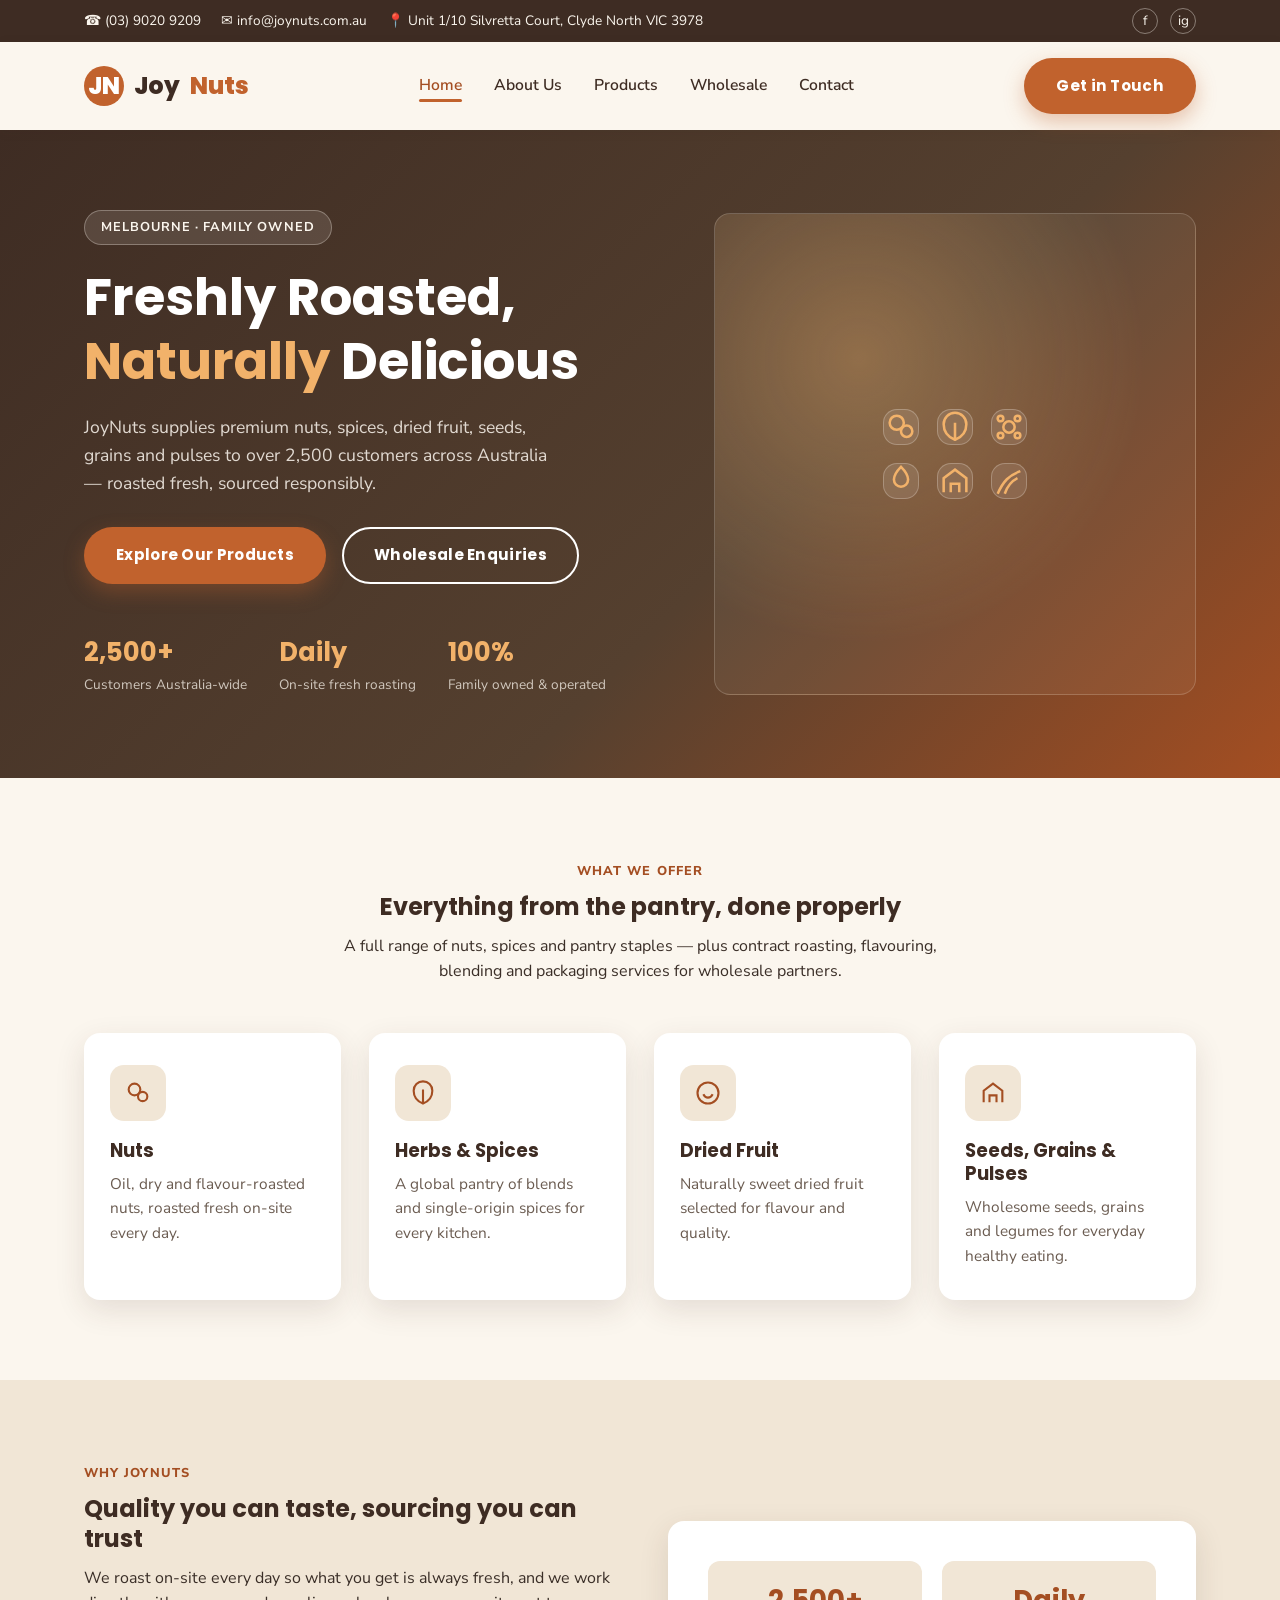
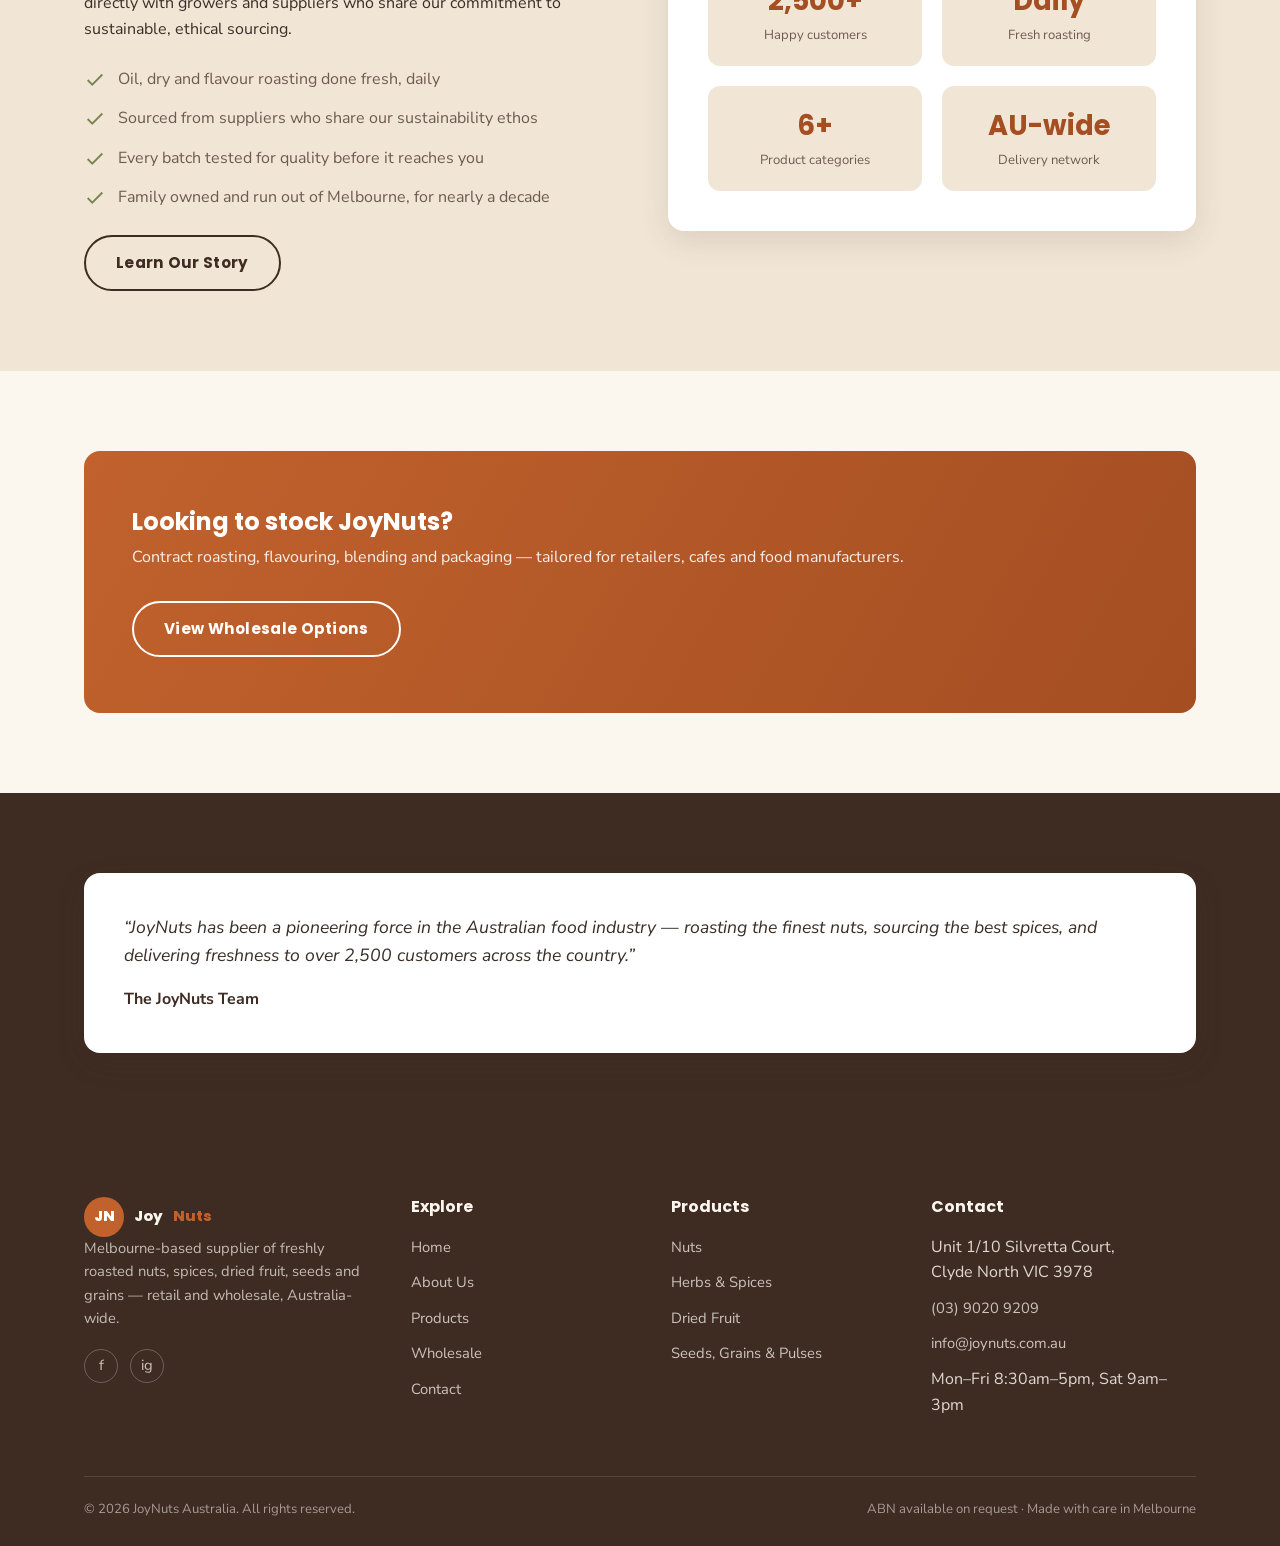
<file: website/index.html>
<!DOCTYPE html>
<html lang="en">
<head>
<meta charset="UTF-8">
<meta name="viewport" content="width=device-width, initial-scale=1.0">
<title>JoyNuts Australia | Premium Nuts, Spices &amp; Dried Fruit</title>
<meta name="description" content="JoyNuts is a Melbourne family business supplying freshly roasted nuts, spices, dried fruit, seeds, grains and pulses across Australia, retail and wholesale.">
<link rel="preconnect" href="https://fonts.googleapis.com">
<link href="https://fonts.googleapis.com/css2?family=Poppins:wght@600;700;800&family=Nunito+Sans:wght@400;600;700&display=swap" rel="stylesheet">
<link rel="stylesheet" href="css/styles.css">
</head>
<body>

<div class="topbar">
  <div class="container">
    <div class="topbar-contacts">
      <span>&#9742; (03) 9020 9209</span>
      <span>&#9993; info@joynuts.com.au</span>
      <span>&#128205; Unit 1/10 Silvretta Court, Clyde North VIC 3978</span>
    </div>
    <div class="topbar-social">
      <a href="https://www.facebook.com/joynutsco/" aria-label="Facebook" target="_blank" rel="noopener">f</a>
      <a href="https://www.instagram.com/joynutsco/" aria-label="Instagram" target="_blank" rel="noopener">ig</a>
    </div>
  </div>
</div>

<header class="site-header">
  <div class="container">
    <a href="index.html" class="logo">
      <span class="mark">JN</span>
      Joy<span class="accent">Nuts</span>
    </a>
    <nav class="main-nav">
      <ul>
        <li><a href="index.html" class="active">Home</a></li>
        <li><a href="about-us.html">About Us</a></li>
        <li><a href="products.html">Products</a></li>
        <li><a href="wholesale.html">Wholesale</a></li>
        <li><a href="contact-us.html">Contact</a></li>
      </ul>
    </nav>
    <div class="header-cta">
      <a href="contact-us.html" class="btn btn-primary">Get in Touch</a>
      <button class="nav-toggle" aria-label="Toggle menu"><span></span><span></span><span></span></button>
    </div>
  </div>
</header>

<section class="hero">
  <div class="container">
    <div>
      <span class="hero-eyebrow">Melbourne &middot; Family Owned</span>
      <h1>Freshly Roasted, <span class="accent">Naturally</span> Delicious</h1>
      <p class="lead">JoyNuts supplies premium nuts, spices, dried fruit, seeds, grains and pulses to over 2,500 customers across Australia &mdash; roasted fresh, sourced responsibly.</p>
      <div class="hero-actions">
        <a href="products.html" class="btn btn-primary">Explore Our Products</a>
        <a href="wholesale.html" class="btn btn-outline">Wholesale Enquiries</a>
      </div>
      <div class="hero-stats">
        <div><strong>2,500+</strong><span>Customers Australia-wide</span></div>
        <div><strong>Daily</strong><span>On-site fresh roasting</span></div>
        <div><strong>100%</strong><span>Family owned &amp; operated</span></div>
      </div>
    </div>
    <div class="hero-visual">
      <div class="icon-cluster">
        <div class="chip"><svg viewBox="0 0 24 24" fill="none" stroke="currentColor" stroke-width="1.8"><circle cx="9" cy="9" r="5"/><circle cx="16" cy="15" r="4"/></svg></div>
        <div class="chip"><svg viewBox="0 0 24 24" fill="none" stroke="currentColor" stroke-width="1.8"><path d="M12 21c5-2 8-6 8-11a8 8 0 0 0-16 0c0 5 3 9 8 11Z"/><path d="M12 21V9"/></svg></div>
        <div class="chip"><svg viewBox="0 0 24 24" fill="none" stroke="currentColor" stroke-width="1.8"><circle cx="12" cy="12" r="4"/><circle cx="6" cy="6" r="2"/><circle cx="18" cy="6" r="2"/><circle cx="6" cy="18" r="2"/><circle cx="18" cy="18" r="2"/></svg></div>
        <div class="chip"><svg viewBox="0 0 24 24" fill="none" stroke="currentColor" stroke-width="1.8"><path d="M12 2c3 3 5 6 5 9a5 5 0 0 1-10 0c0-3 2-6 5-9Z"/></svg></div>
        <div class="chip"><svg viewBox="0 0 24 24" fill="none" stroke="currentColor" stroke-width="1.8"><path d="M4 20V10l8-6 8 6v10"/><path d="M9 20v-6h6v6"/></svg></div>
        <div class="chip"><svg viewBox="0 0 24 24" fill="none" stroke="currentColor" stroke-width="1.8"><path d="M4 21c4-9 8-13 16-16"/><path d="M9 21c2-6 5-9 9-11"/></svg></div>
      </div>
    </div>
  </div>
</section>

<section class="section">
  <div class="container">
    <div class="section-head">
      <span class="eyebrow">What We Offer</span>
      <h2>Everything from the pantry, done properly</h2>
      <p>A full range of nuts, spices and pantry staples &mdash; plus contract roasting, flavouring, blending and packaging services for wholesale partners.</p>
    </div>
    <div class="grid grid-4">
      <div class="card">
        <div class="card-icon"><svg viewBox="0 0 24 24" fill="none" stroke="currentColor" stroke-width="1.8"><circle cx="9" cy="9" r="5"/><circle cx="16" cy="15" r="4"/></svg></div>
        <h3>Nuts</h3>
        <p>Oil, dry and flavour-roasted nuts, roasted fresh on-site every day.</p>
      </div>
      <div class="card">
        <div class="card-icon"><svg viewBox="0 0 24 24" fill="none" stroke="currentColor" stroke-width="1.8"><path d="M12 21c5-2 8-6 8-11a8 8 0 0 0-16 0c0 5 3 9 8 11Z"/><path d="M12 21V9"/></svg></div>
        <h3>Herbs &amp; Spices</h3>
        <p>A global pantry of blends and single-origin spices for every kitchen.</p>
      </div>
      <div class="card">
        <div class="card-icon"><svg viewBox="0 0 24 24" fill="none" stroke="currentColor" stroke-width="1.8"><circle cx="12" cy="12" r="9"/><path d="M8 13c1 2 3 3 4 3s3-1 4-3"/><path d="M9 9h0M15 9h0"/></svg></div>
        <h3>Dried Fruit</h3>
        <p>Naturally sweet dried fruit selected for flavour and quality.</p>
      </div>
      <div class="card">
        <div class="card-icon"><svg viewBox="0 0 24 24" fill="none" stroke="currentColor" stroke-width="1.8"><path d="M4 20V10l8-6 8 6v10"/><path d="M9 20v-6h6v6"/></svg></div>
        <h3>Seeds, Grains &amp; Pulses</h3>
        <p>Wholesome seeds, grains and legumes for everyday healthy eating.</p>
      </div>
    </div>
  </div>
</section>

<section class="section section-alt">
  <div class="container">
    <div class="feature">
      <div>
        <span class="eyebrow">Why JoyNuts</span>
        <h2>Quality you can taste, sourcing you can trust</h2>
        <p>We roast on-site every day so what you get is always fresh, and we work directly with growers and suppliers who share our commitment to sustainable, ethical sourcing.</p>
        <ul class="checklist">
          <li><svg viewBox="0 0 24 24" fill="none" stroke="currentColor" stroke-width="2"><path d="M20 6 9 17l-5-5"/></svg> Oil, dry and flavour roasting done fresh, daily</li>
          <li><svg viewBox="0 0 24 24" fill="none" stroke="currentColor" stroke-width="2"><path d="M20 6 9 17l-5-5"/></svg> Sourced from suppliers who share our sustainability ethos</li>
          <li><svg viewBox="0 0 24 24" fill="none" stroke="currentColor" stroke-width="2"><path d="M20 6 9 17l-5-5"/></svg> Every batch tested for quality before it reaches you</li>
          <li><svg viewBox="0 0 24 24" fill="none" stroke="currentColor" stroke-width="2"><path d="M20 6 9 17l-5-5"/></svg> Family owned and run out of Melbourne, for nearly a decade</li>
        </ul>
        <a href="about-us.html" class="btn btn-outline-dark">Learn Our Story</a>
      </div>
      <div class="feature-visual">
        <div class="stat"><strong>2,500+</strong><span>Happy customers</span></div>
        <div class="stat"><strong>Daily</strong><span>Fresh roasting</span></div>
        <div class="stat"><strong>6+</strong><span>Product categories</span></div>
        <div class="stat"><strong>AU-wide</strong><span>Delivery network</span></div>
      </div>
    </div>
  </div>
</section>

<section class="section">
  <div class="container">
    <div class="cta-banner">
      <div>
        <h2>Looking to stock JoyNuts?</h2>
        <p>Contract roasting, flavouring, blending and packaging &mdash; tailored for retailers, cafes and food manufacturers.</p>
      </div>
      <a href="wholesale.html" class="btn btn-outline">View Wholesale Options</a>
    </div>
  </div>
</section>

<section class="section section-brown">
  <div class="container">
    <div class="quote-block">
      <p>&ldquo;JoyNuts has been a pioneering force in the Australian food industry &mdash; roasting the finest nuts, sourcing the best spices, and delivering freshness to over 2,500 customers across the country.&rdquo;</p>
      <div class="who">The JoyNuts Team</div>
    </div>
  </div>
</section>

<footer class="site-footer">
  <div class="container">
    <div class="footer-grid">
      <div class="footer-brand">
        <a href="index.html" class="logo" style="color:var(--color-cream);">
          <span class="mark">JN</span> Joy<span class="accent">Nuts</span>
        </a>
        <p>Melbourne-based supplier of freshly roasted nuts, spices, dried fruit, seeds and grains &mdash; retail and wholesale, Australia-wide.</p>
        <div class="footer-social">
          <a href="https://www.facebook.com/joynutsco/" aria-label="Facebook" target="_blank" rel="noopener">f</a>
          <a href="https://www.instagram.com/joynutsco/" aria-label="Instagram" target="_blank" rel="noopener">ig</a>
        </div>
      </div>
      <div>
        <h4>Explore</h4>
        <ul>
          <li><a href="index.html">Home</a></li>
          <li><a href="about-us.html">About Us</a></li>
          <li><a href="products.html">Products</a></li>
          <li><a href="wholesale.html">Wholesale</a></li>
          <li><a href="contact-us.html">Contact</a></li>
        </ul>
      </div>
      <div>
        <h4>Products</h4>
        <ul>
          <li><a href="products.html#nuts">Nuts</a></li>
          <li><a href="products.html#spices">Herbs &amp; Spices</a></li>
          <li><a href="products.html#dried-fruit">Dried Fruit</a></li>
          <li><a href="products.html#grains">Seeds, Grains &amp; Pulses</a></li>
        </ul>
      </div>
      <div>
        <h4>Contact</h4>
        <ul>
          <li>Unit 1/10 Silvretta Court,<br>Clyde North VIC 3978</li>
          <li><a href="tel:+61390209209">(03) 9020 9209</a></li>
          <li><a href="mailto:info@joynuts.com.au">info@joynuts.com.au</a></li>
          <li>Mon&ndash;Fri 8:30am&ndash;5pm, Sat 9am&ndash;3pm</li>
        </ul>
      </div>
    </div>
    <div class="footer-bottom">
      <span>&copy; <span class="current-year">2026</span> JoyNuts Australia. All rights reserved.</span>
      <span>ABN available on request &middot; Made with care in Melbourne</span>
    </div>
  </div>
</footer>

<script src="js/script.js"></script>
</body>
</html>
</file>
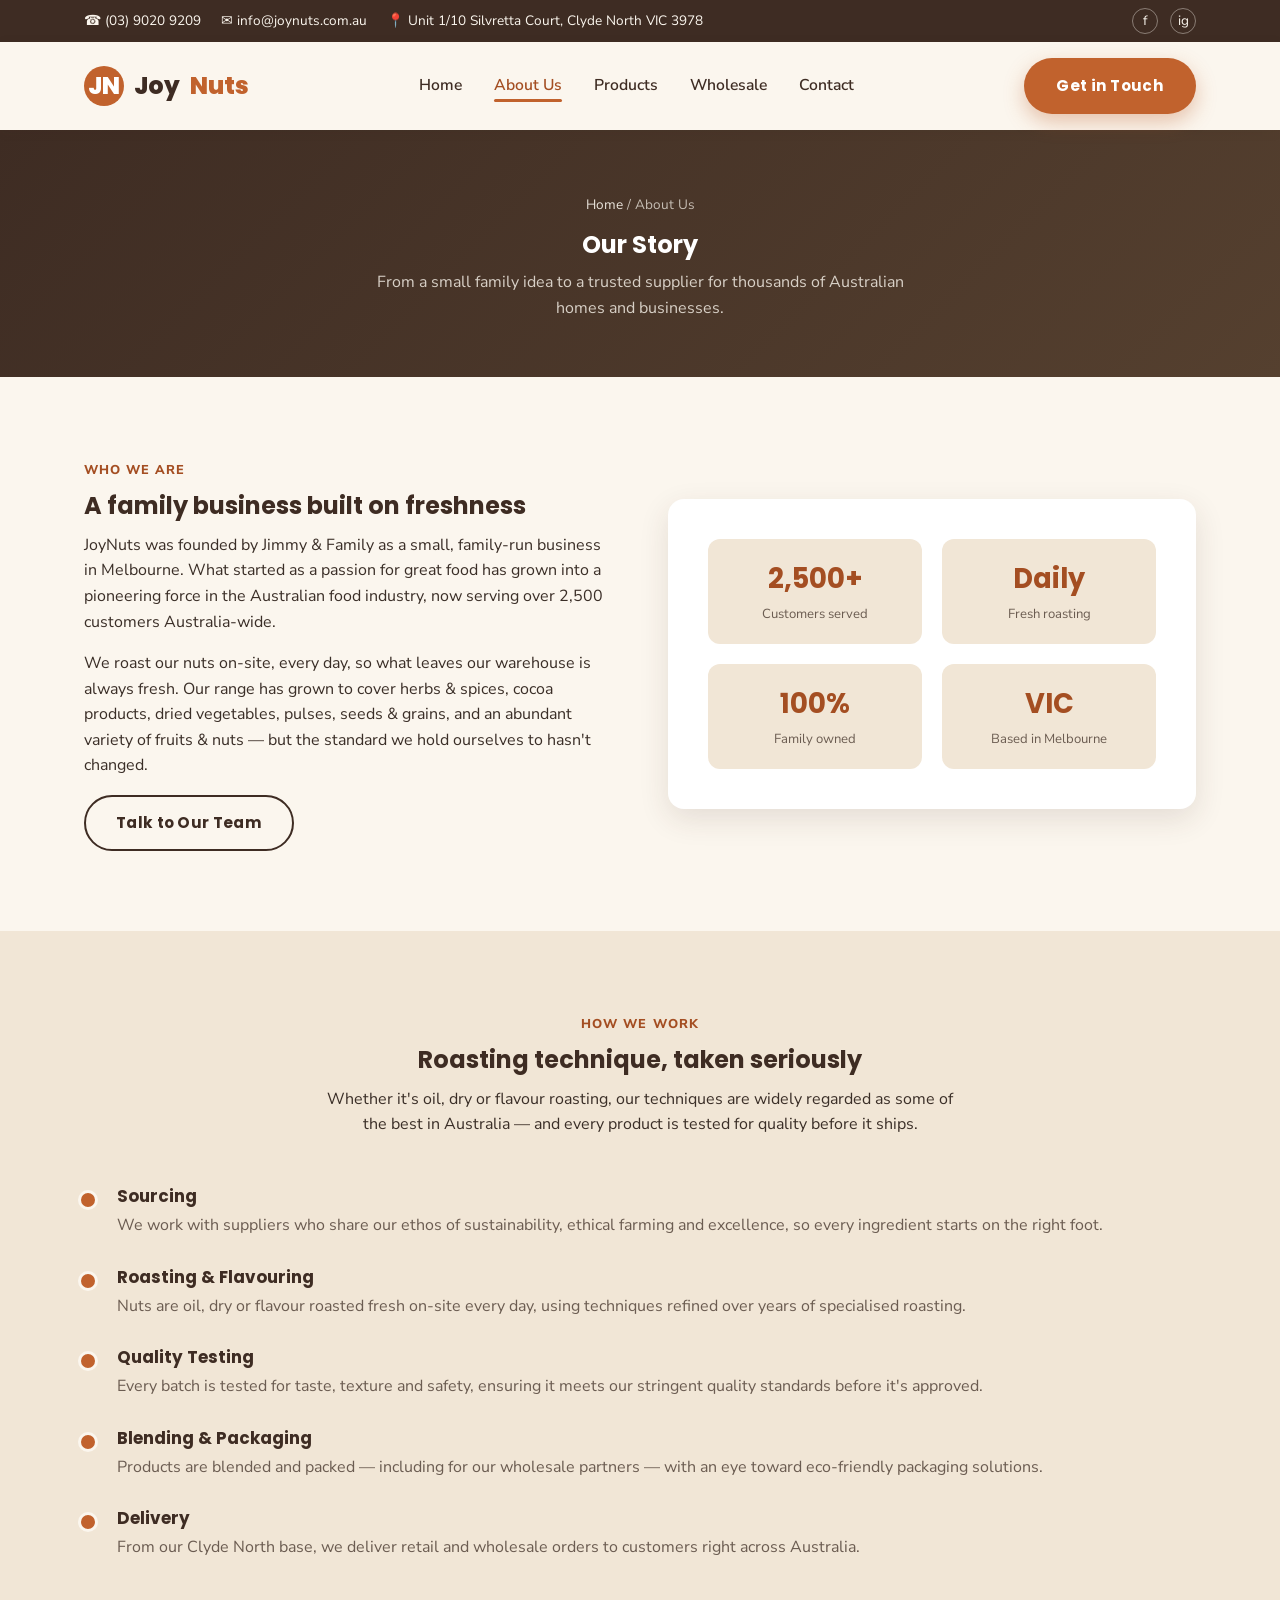
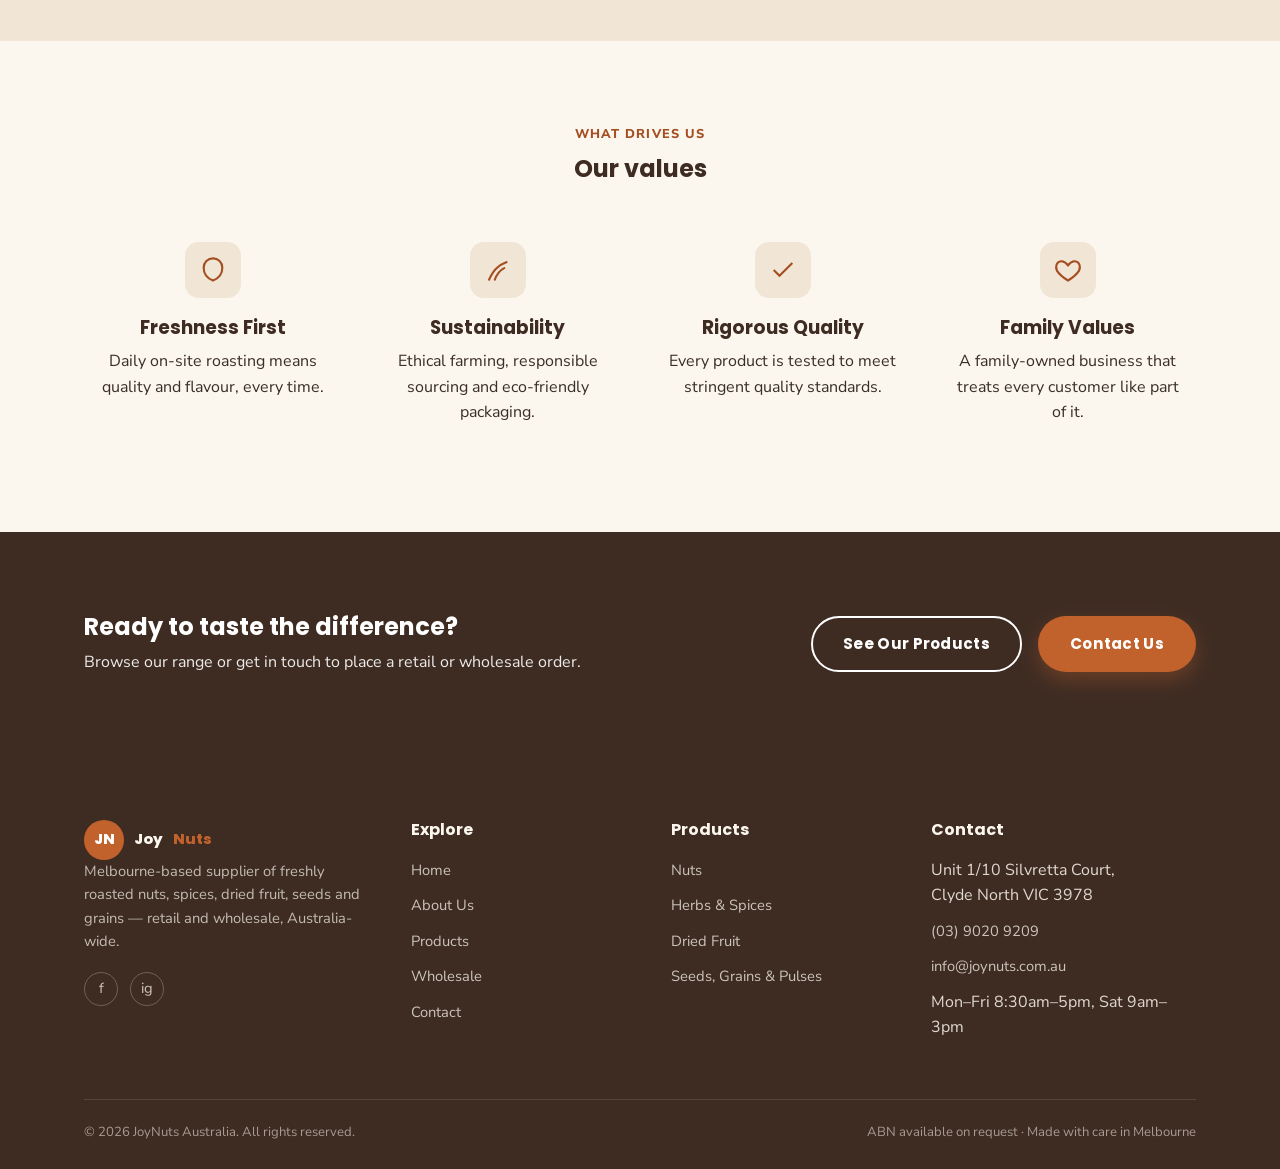
<file: website/about-us.html>
<!DOCTYPE html>
<html lang="en">
<head>
<meta charset="UTF-8">
<meta name="viewport" content="width=device-width, initial-scale=1.0">
<title>About Us | JoyNuts Australia</title>
<meta name="description" content="JoyNuts is a Melbourne family business, roasting and supplying premium nuts, spices and dried fruit to over 2,500 customers across Australia.">
<link rel="preconnect" href="https://fonts.googleapis.com">
<link href="https://fonts.googleapis.com/css2?family=Poppins:wght@600;700;800&family=Nunito+Sans:wght@400;600;700&display=swap" rel="stylesheet">
<link rel="stylesheet" href="css/styles.css">
</head>
<body>

<div class="topbar">
  <div class="container">
    <div class="topbar-contacts">
      <span>&#9742; (03) 9020 9209</span>
      <span>&#9993; info@joynuts.com.au</span>
      <span>&#128205; Unit 1/10 Silvretta Court, Clyde North VIC 3978</span>
    </div>
    <div class="topbar-social">
      <a href="https://www.facebook.com/joynutsco/" aria-label="Facebook" target="_blank" rel="noopener">f</a>
      <a href="https://www.instagram.com/joynutsco/" aria-label="Instagram" target="_blank" rel="noopener">ig</a>
    </div>
  </div>
</div>

<header class="site-header">
  <div class="container">
    <a href="index.html" class="logo">
      <span class="mark">JN</span>
      Joy<span class="accent">Nuts</span>
    </a>
    <nav class="main-nav">
      <ul>
        <li><a href="index.html">Home</a></li>
        <li><a href="about-us.html" class="active">About Us</a></li>
        <li><a href="products.html">Products</a></li>
        <li><a href="wholesale.html">Wholesale</a></li>
        <li><a href="contact-us.html">Contact</a></li>
      </ul>
    </nav>
    <div class="header-cta">
      <a href="contact-us.html" class="btn btn-primary">Get in Touch</a>
      <button class="nav-toggle" aria-label="Toggle menu"><span></span><span></span><span></span></button>
    </div>
  </div>
</header>

<section class="page-header">
  <div class="container">
    <div class="breadcrumb"><a href="index.html">Home</a> / About Us</div>
    <h1>Our Story</h1>
    <p>From a small family idea to a trusted supplier for thousands of Australian homes and businesses.</p>
  </div>
</section>

<section class="section">
  <div class="container">
    <div class="feature">
      <div>
        <span class="eyebrow">Who We Are</span>
        <h2>A family business built on freshness</h2>
        <p>JoyNuts was founded by Jimmy &amp; Family as a small, family-run business in Melbourne. What started as a passion for great food has grown into a pioneering force in the Australian food industry, now serving over 2,500 customers Australia-wide.</p>
        <p>We roast our nuts on-site, every day, so what leaves our warehouse is always fresh. Our range has grown to cover herbs &amp; spices, cocoa products, dried vegetables, pulses, seeds &amp; grains, and an abundant variety of fruits &amp; nuts &mdash; but the standard we hold ourselves to hasn't changed.</p>
        <a href="contact-us.html" class="btn btn-outline-dark">Talk to Our Team</a>
      </div>
      <div class="feature-visual">
        <div class="stat"><strong>2,500+</strong><span>Customers served</span></div>
        <div class="stat"><strong>Daily</strong><span>Fresh roasting</span></div>
        <div class="stat"><strong>100%</strong><span>Family owned</span></div>
        <div class="stat"><strong>VIC</strong><span>Based in Melbourne</span></div>
      </div>
    </div>
  </div>
</section>

<section class="section section-alt">
  <div class="container">
    <div class="section-head">
      <span class="eyebrow">How We Work</span>
      <h2>Roasting technique, taken seriously</h2>
      <p>Whether it's oil, dry or flavour roasting, our techniques are widely regarded as some of the best in Australia &mdash; and every product is tested for quality before it ships.</p>
    </div>
    <div class="timeline">
      <div class="item">
        <h4>Sourcing</h4>
        <p>We work with suppliers who share our ethos of sustainability, ethical farming and excellence, so every ingredient starts on the right foot.</p>
      </div>
      <div class="item">
        <h4>Roasting &amp; Flavouring</h4>
        <p>Nuts are oil, dry or flavour roasted fresh on-site every day, using techniques refined over years of specialised roasting.</p>
      </div>
      <div class="item">
        <h4>Quality Testing</h4>
        <p>Every batch is tested for taste, texture and safety, ensuring it meets our stringent quality standards before it's approved.</p>
      </div>
      <div class="item">
        <h4>Blending &amp; Packaging</h4>
        <p>Products are blended and packed &mdash; including for our wholesale partners &mdash; with an eye toward eco-friendly packaging solutions.</p>
      </div>
      <div class="item">
        <h4>Delivery</h4>
        <p>From our Clyde North base, we deliver retail and wholesale orders to customers right across Australia.</p>
      </div>
    </div>
  </div>
</section>

<section class="section">
  <div class="container">
    <div class="section-head">
      <span class="eyebrow">What Drives Us</span>
      <h2>Our values</h2>
    </div>
    <div class="grid grid-4">
      <div class="value-item">
        <div class="card-icon" style="margin-left:auto;margin-right:auto;"><svg viewBox="0 0 24 24" fill="none" stroke="currentColor" stroke-width="1.8"><path d="M12 21c5-2 8-6 8-11a8 8 0 0 0-16 0c0 5 3 9 8 11Z"/></svg></div>
        <h3>Freshness First</h3>
        <p>Daily on-site roasting means quality and flavour, every time.</p>
      </div>
      <div class="value-item">
        <div class="card-icon" style="margin-left:auto;margin-right:auto;"><svg viewBox="0 0 24 24" fill="none" stroke="currentColor" stroke-width="1.8"><path d="M4 21c4-9 8-13 16-16"/><path d="M9 21c2-6 5-9 9-11"/></svg></div>
        <h3>Sustainability</h3>
        <p>Ethical farming, responsible sourcing and eco-friendly packaging.</p>
      </div>
      <div class="value-item">
        <div class="card-icon" style="margin-left:auto;margin-right:auto;"><svg viewBox="0 0 24 24" fill="none" stroke="currentColor" stroke-width="1.8"><path d="M20 6 9 17l-5-5"/></svg></div>
        <h3>Rigorous Quality</h3>
        <p>Every product is tested to meet stringent quality standards.</p>
      </div>
      <div class="value-item">
        <div class="card-icon" style="margin-left:auto;margin-right:auto;"><svg viewBox="0 0 24 24" fill="none" stroke="currentColor" stroke-width="1.8"><path d="M12 21s-7-4.35-9.5-8.5C1 9 2 5 6 4.5c2.5-.3 4.5 1.5 6 3.5 1.5-2 3.5-3.8 6-3.5 4 .5 5 4.5 3.5 8C19 16.65 12 21 12 21Z"/></svg></div>
        <h3>Family Values</h3>
        <p>A family-owned business that treats every customer like part of it.</p>
      </div>
    </div>
  </div>
</section>

<section class="section section-brown">
  <div class="container">
    <div class="cta-banner" style="background:transparent;padding:0;">
      <div>
        <h2>Ready to taste the difference?</h2>
        <p>Browse our range or get in touch to place a retail or wholesale order.</p>
      </div>
      <div style="display:flex;gap:16px;flex-wrap:wrap;">
        <a href="products.html" class="btn btn-outline">See Our Products</a>
        <a href="contact-us.html" class="btn btn-primary">Contact Us</a>
      </div>
    </div>
  </div>
</section>

<footer class="site-footer">
  <div class="container">
    <div class="footer-grid">
      <div class="footer-brand">
        <a href="index.html" class="logo" style="color:var(--color-cream);">
          <span class="mark">JN</span> Joy<span class="accent">Nuts</span>
        </a>
        <p>Melbourne-based supplier of freshly roasted nuts, spices, dried fruit, seeds and grains &mdash; retail and wholesale, Australia-wide.</p>
        <div class="footer-social">
          <a href="https://www.facebook.com/joynutsco/" aria-label="Facebook" target="_blank" rel="noopener">f</a>
          <a href="https://www.instagram.com/joynutsco/" aria-label="Instagram" target="_blank" rel="noopener">ig</a>
        </div>
      </div>
      <div>
        <h4>Explore</h4>
        <ul>
          <li><a href="index.html">Home</a></li>
          <li><a href="about-us.html">About Us</a></li>
          <li><a href="products.html">Products</a></li>
          <li><a href="wholesale.html">Wholesale</a></li>
          <li><a href="contact-us.html">Contact</a></li>
        </ul>
      </div>
      <div>
        <h4>Products</h4>
        <ul>
          <li><a href="products.html#nuts">Nuts</a></li>
          <li><a href="products.html#spices">Herbs &amp; Spices</a></li>
          <li><a href="products.html#dried-fruit">Dried Fruit</a></li>
          <li><a href="products.html#grains">Seeds, Grains &amp; Pulses</a></li>
        </ul>
      </div>
      <div>
        <h4>Contact</h4>
        <ul>
          <li>Unit 1/10 Silvretta Court,<br>Clyde North VIC 3978</li>
          <li><a href="tel:+61390209209">(03) 9020 9209</a></li>
          <li><a href="mailto:info@joynuts.com.au">info@joynuts.com.au</a></li>
          <li>Mon&ndash;Fri 8:30am&ndash;5pm, Sat 9am&ndash;3pm</li>
        </ul>
      </div>
    </div>
    <div class="footer-bottom">
      <span>&copy; <span class="current-year">2026</span> JoyNuts Australia. All rights reserved.</span>
      <span>ABN available on request &middot; Made with care in Melbourne</span>
    </div>
  </div>
</footer>

<script src="js/script.js"></script>
</body>
</html>
</file>
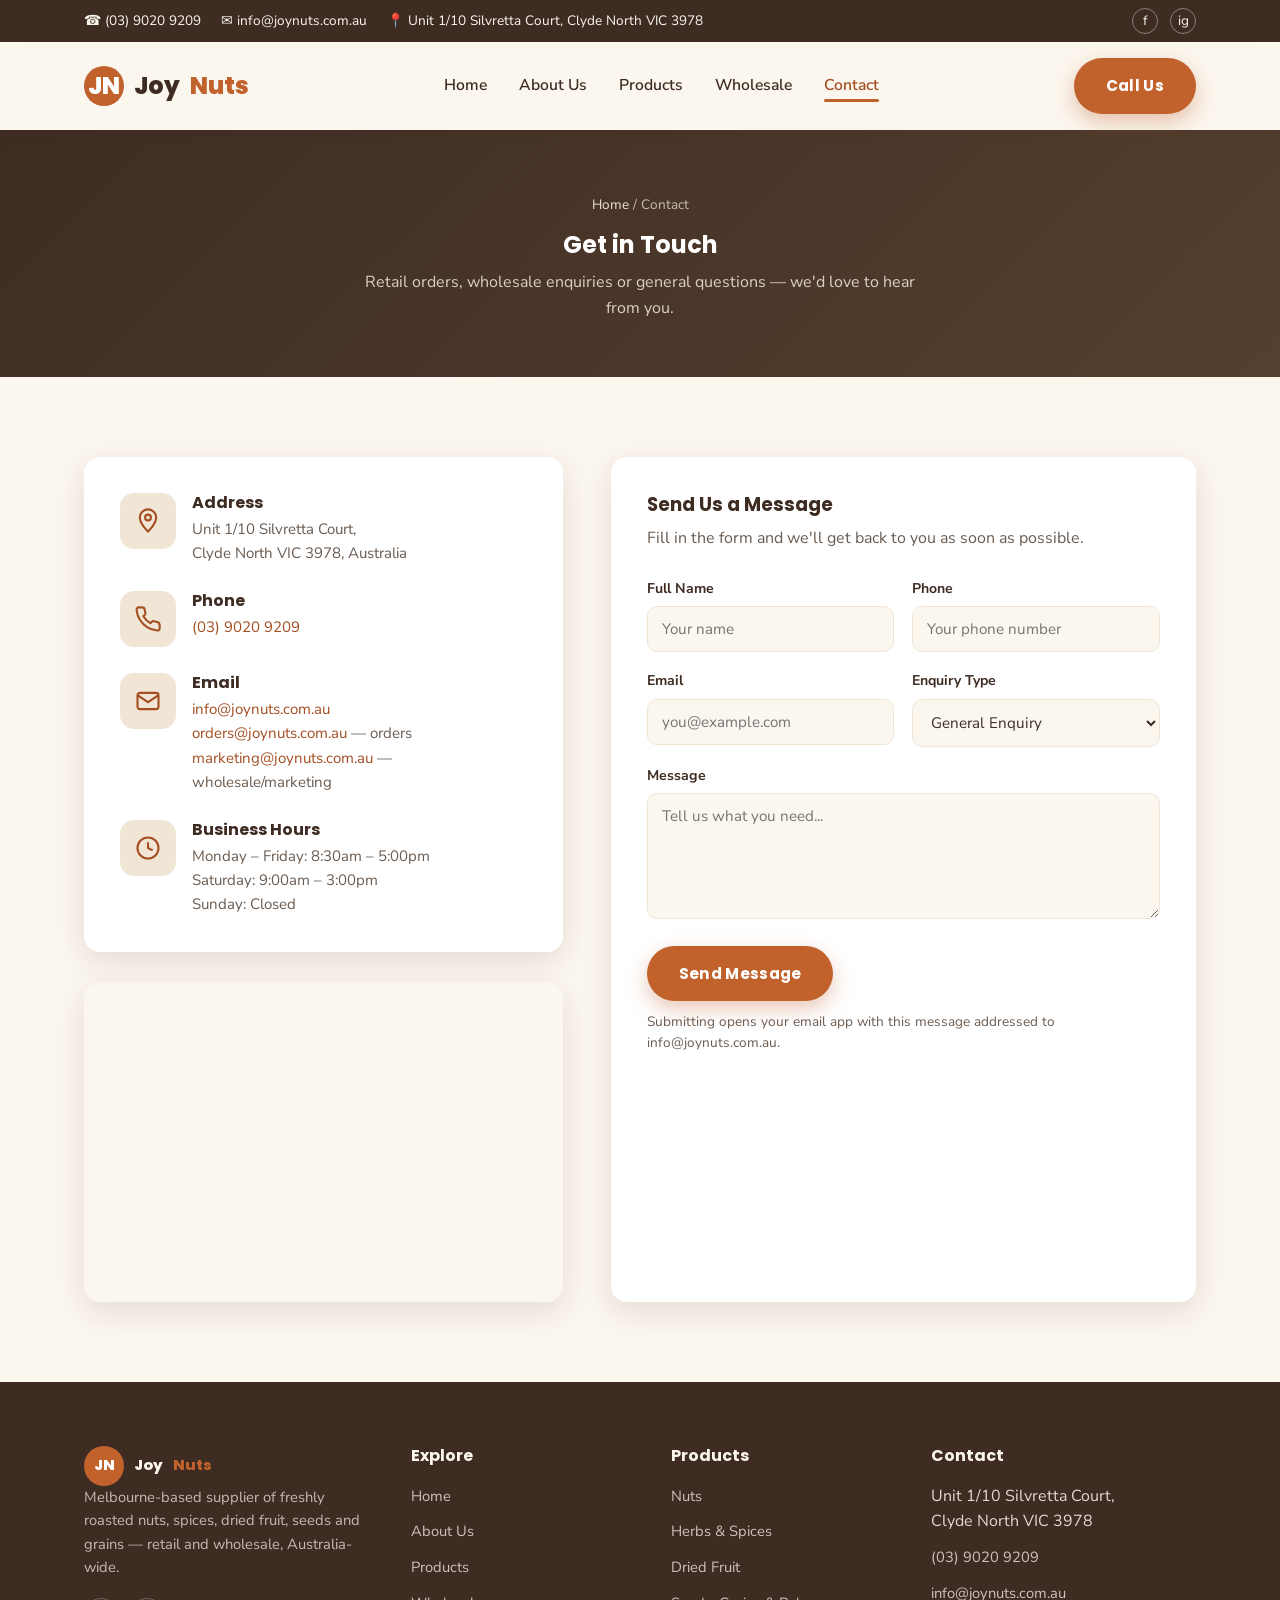
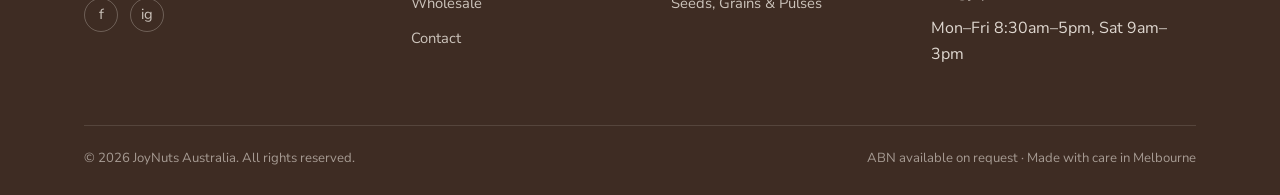
<file: website/contact-us.html>
<!DOCTYPE html>
<html lang="en">
<head>
<meta charset="UTF-8">
<meta name="viewport" content="width=device-width, initial-scale=1.0">
<title>Contact Us | JoyNuts Australia</title>
<meta name="description" content="Get in touch with JoyNuts Australia for retail or wholesale enquiries. Call (03) 9020 9209 or email info@joynuts.com.au.">
<link rel="preconnect" href="https://fonts.googleapis.com">
<link href="https://fonts.googleapis.com/css2?family=Poppins:wght@600;700;800&family=Nunito+Sans:wght@400;600;700&display=swap" rel="stylesheet">
<link rel="stylesheet" href="css/styles.css">
</head>
<body>

<div class="topbar">
  <div class="container">
    <div class="topbar-contacts">
      <span>&#9742; (03) 9020 9209</span>
      <span>&#9993; info@joynuts.com.au</span>
      <span>&#128205; Unit 1/10 Silvretta Court, Clyde North VIC 3978</span>
    </div>
    <div class="topbar-social">
      <a href="https://www.facebook.com/joynutsco/" aria-label="Facebook" target="_blank" rel="noopener">f</a>
      <a href="https://www.instagram.com/joynutsco/" aria-label="Instagram" target="_blank" rel="noopener">ig</a>
    </div>
  </div>
</div>

<header class="site-header">
  <div class="container">
    <a href="index.html" class="logo">
      <span class="mark">JN</span>
      Joy<span class="accent">Nuts</span>
    </a>
    <nav class="main-nav">
      <ul>
        <li><a href="index.html">Home</a></li>
        <li><a href="about-us.html">About Us</a></li>
        <li><a href="products.html">Products</a></li>
        <li><a href="wholesale.html">Wholesale</a></li>
        <li><a href="contact-us.html" class="active">Contact</a></li>
      </ul>
    </nav>
    <div class="header-cta">
      <a href="tel:+61390209209" class="btn btn-primary">Call Us</a>
      <button class="nav-toggle" aria-label="Toggle menu"><span></span><span></span><span></span></button>
    </div>
  </div>
</header>

<section class="page-header">
  <div class="container">
    <div class="breadcrumb"><a href="index.html">Home</a> / Contact</div>
    <h1>Get in Touch</h1>
    <p>Retail orders, wholesale enquiries or general questions &mdash; we'd love to hear from you.</p>
  </div>
</section>

<section class="section">
  <div class="container">
    <div class="contact-grid">
      <div>
        <div class="contact-info-card">
          <div class="contact-info-item">
            <div class="card-icon"><svg viewBox="0 0 24 24" fill="none" stroke="currentColor" stroke-width="1.8"><path d="M12 21s7-6.6 7-12a7 7 0 0 0-14 0c0 5.4 7 12 7 12Z"/><circle cx="12" cy="9" r="2.5"/></svg></div>
            <div>
              <h4>Address</h4>
              <p>Unit 1/10 Silvretta Court,<br>Clyde North VIC 3978, Australia</p>
            </div>
          </div>
          <div class="contact-info-item">
            <div class="card-icon"><svg viewBox="0 0 24 24" fill="none" stroke="currentColor" stroke-width="1.8"><path d="M22 16.9v3a2 2 0 0 1-2.2 2 19.8 19.8 0 0 1-8.6-3 19.5 19.5 0 0 1-6-6 19.8 19.8 0 0 1-3-8.7A2 2 0 0 1 4.1 2h3a2 2 0 0 1 2 1.7c.1.9.3 1.8.6 2.6a2 2 0 0 1-.4 2.1L8.1 9.6a16 16 0 0 0 6 6l1.2-1.2a2 2 0 0 1 2.1-.4c.9.3 1.8.5 2.6.6a2 2 0 0 1 1.7 2Z"/></svg></div>
            <div>
              <h4>Phone</h4>
              <p><a href="tel:+61390209209">(03) 9020 9209</a></p>
            </div>
          </div>
          <div class="contact-info-item">
            <div class="card-icon"><svg viewBox="0 0 24 24" fill="none" stroke="currentColor" stroke-width="1.8"><rect x="3" y="5" width="18" height="14" rx="2"/><path d="m3 7 9 6 9-6"/></svg></div>
            <div>
              <h4>Email</h4>
              <p>
                <a href="mailto:info@joynuts.com.au">info@joynuts.com.au</a><br>
                <a href="mailto:orders@joynuts.com.au">orders@joynuts.com.au</a> &mdash; orders<br>
                <a href="mailto:marketing@joynuts.com.au">marketing@joynuts.com.au</a> &mdash; wholesale/marketing
              </p>
            </div>
          </div>
          <div class="contact-info-item">
            <div class="card-icon"><svg viewBox="0 0 24 24" fill="none" stroke="currentColor" stroke-width="1.8"><circle cx="12" cy="12" r="9"/><path d="M12 7v5l4 2"/></svg></div>
            <div>
              <h4>Business Hours</h4>
              <p>Monday &ndash; Friday: 8:30am &ndash; 5:00pm<br>Saturday: 9:00am &ndash; 3:00pm<br>Sunday: Closed</p>
            </div>
          </div>
        </div>
        <div class="map-embed">
          <iframe title="JoyNuts location map" loading="lazy"
            src="https://maps.google.com/maps?q=Unit%201%2F10%20Silvretta%20Court%2C%20Clyde%20North%20VIC%203978&t=&z=14&ie=UTF8&iwloc=&output=embed">
          </iframe>
        </div>
      </div>

      <div class="form-card">
        <h3>Send Us a Message</h3>
        <p style="color:var(--color-text-light);margin-bottom:26px;">Fill in the form and we'll get back to you as soon as possible.</p>
        <form class="contact-form">
          <div class="form-row">
            <div class="form-group">
              <label for="name">Full Name</label>
              <input type="text" id="name" name="name" placeholder="Your name" required>
            </div>
            <div class="form-group">
              <label for="phone">Phone</label>
              <input type="tel" id="phone" name="phone" placeholder="Your phone number">
            </div>
          </div>
          <div class="form-row">
            <div class="form-group">
              <label for="email">Email</label>
              <input type="email" id="email" name="email" placeholder="you@example.com" required>
            </div>
            <div class="form-group">
              <label for="enquiry">Enquiry Type</label>
              <select id="enquiry" name="enquiry">
                <option>General Enquiry</option>
                <option>Retail Order</option>
                <option>Wholesale / Bulk</option>
                <option>Custom Blend / Private Label</option>
              </select>
            </div>
          </div>
          <div class="form-group">
            <label for="message">Message</label>
            <textarea id="message" name="message" rows="5" placeholder="Tell us what you need..." required></textarea>
          </div>
          <button type="submit" class="btn btn-primary">Send Message</button>
          <p class="form-note">Submitting opens your email app with this message addressed to info@joynuts.com.au.</p>
        </form>
      </div>
    </div>
  </div>
</section>

<footer class="site-footer">
  <div class="container">
    <div class="footer-grid">
      <div class="footer-brand">
        <a href="index.html" class="logo" style="color:var(--color-cream);">
          <span class="mark">JN</span> Joy<span class="accent">Nuts</span>
        </a>
        <p>Melbourne-based supplier of freshly roasted nuts, spices, dried fruit, seeds and grains &mdash; retail and wholesale, Australia-wide.</p>
        <div class="footer-social">
          <a href="https://www.facebook.com/joynutsco/" aria-label="Facebook" target="_blank" rel="noopener">f</a>
          <a href="https://www.instagram.com/joynutsco/" aria-label="Instagram" target="_blank" rel="noopener">ig</a>
        </div>
      </div>
      <div>
        <h4>Explore</h4>
        <ul>
          <li><a href="index.html">Home</a></li>
          <li><a href="about-us.html">About Us</a></li>
          <li><a href="products.html">Products</a></li>
          <li><a href="wholesale.html">Wholesale</a></li>
          <li><a href="contact-us.html">Contact</a></li>
        </ul>
      </div>
      <div>
        <h4>Products</h4>
        <ul>
          <li><a href="products.html#nuts">Nuts</a></li>
          <li><a href="products.html#spices">Herbs &amp; Spices</a></li>
          <li><a href="products.html#dried-fruit">Dried Fruit</a></li>
          <li><a href="products.html#grains">Seeds, Grains &amp; Pulses</a></li>
        </ul>
      </div>
      <div>
        <h4>Contact</h4>
        <ul>
          <li>Unit 1/10 Silvretta Court,<br>Clyde North VIC 3978</li>
          <li><a href="tel:+61390209209">(03) 9020 9209</a></li>
          <li><a href="mailto:info@joynuts.com.au">info@joynuts.com.au</a></li>
          <li>Mon&ndash;Fri 8:30am&ndash;5pm, Sat 9am&ndash;3pm</li>
        </ul>
      </div>
    </div>
    <div class="footer-bottom">
      <span>&copy; <span class="current-year">2026</span> JoyNuts Australia. All rights reserved.</span>
      <span>ABN available on request &middot; Made with care in Melbourne</span>
    </div>
  </div>
</footer>

<script src="js/script.js"></script>
</body>
</html>
</file>
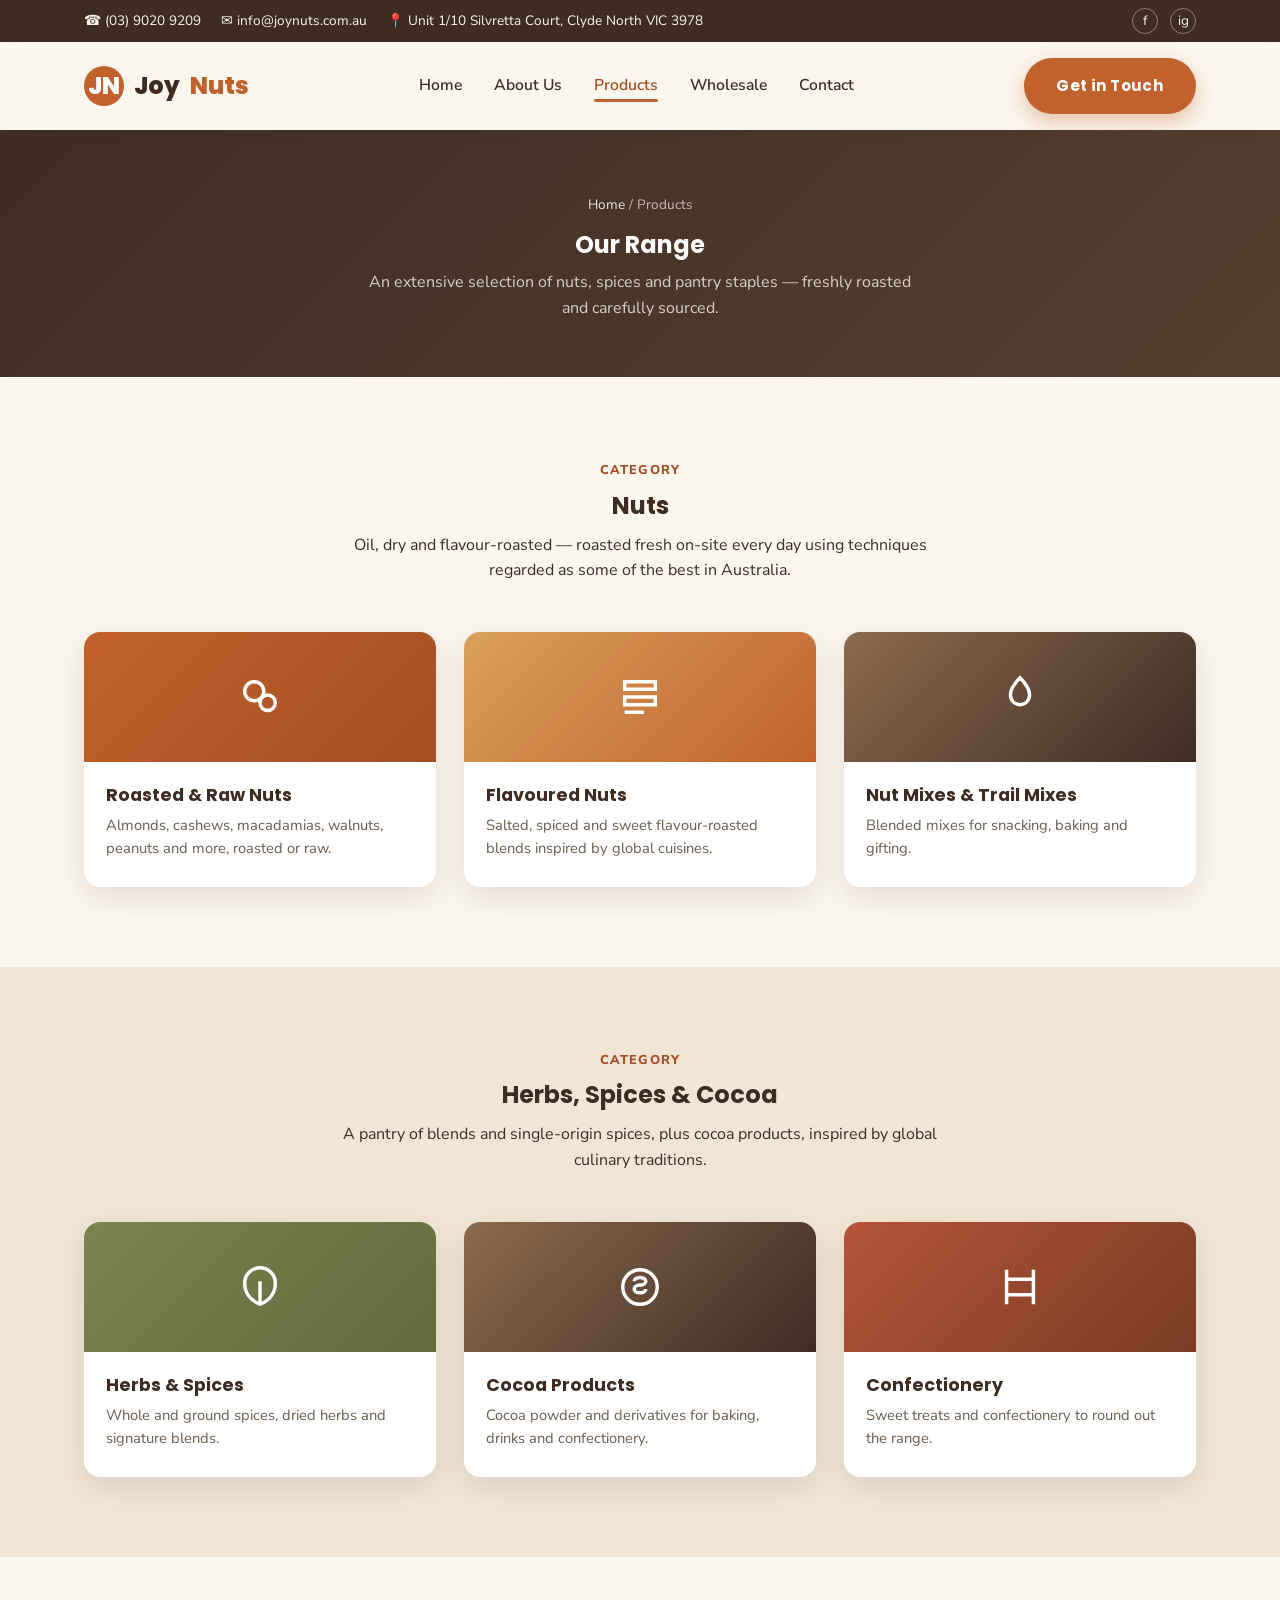
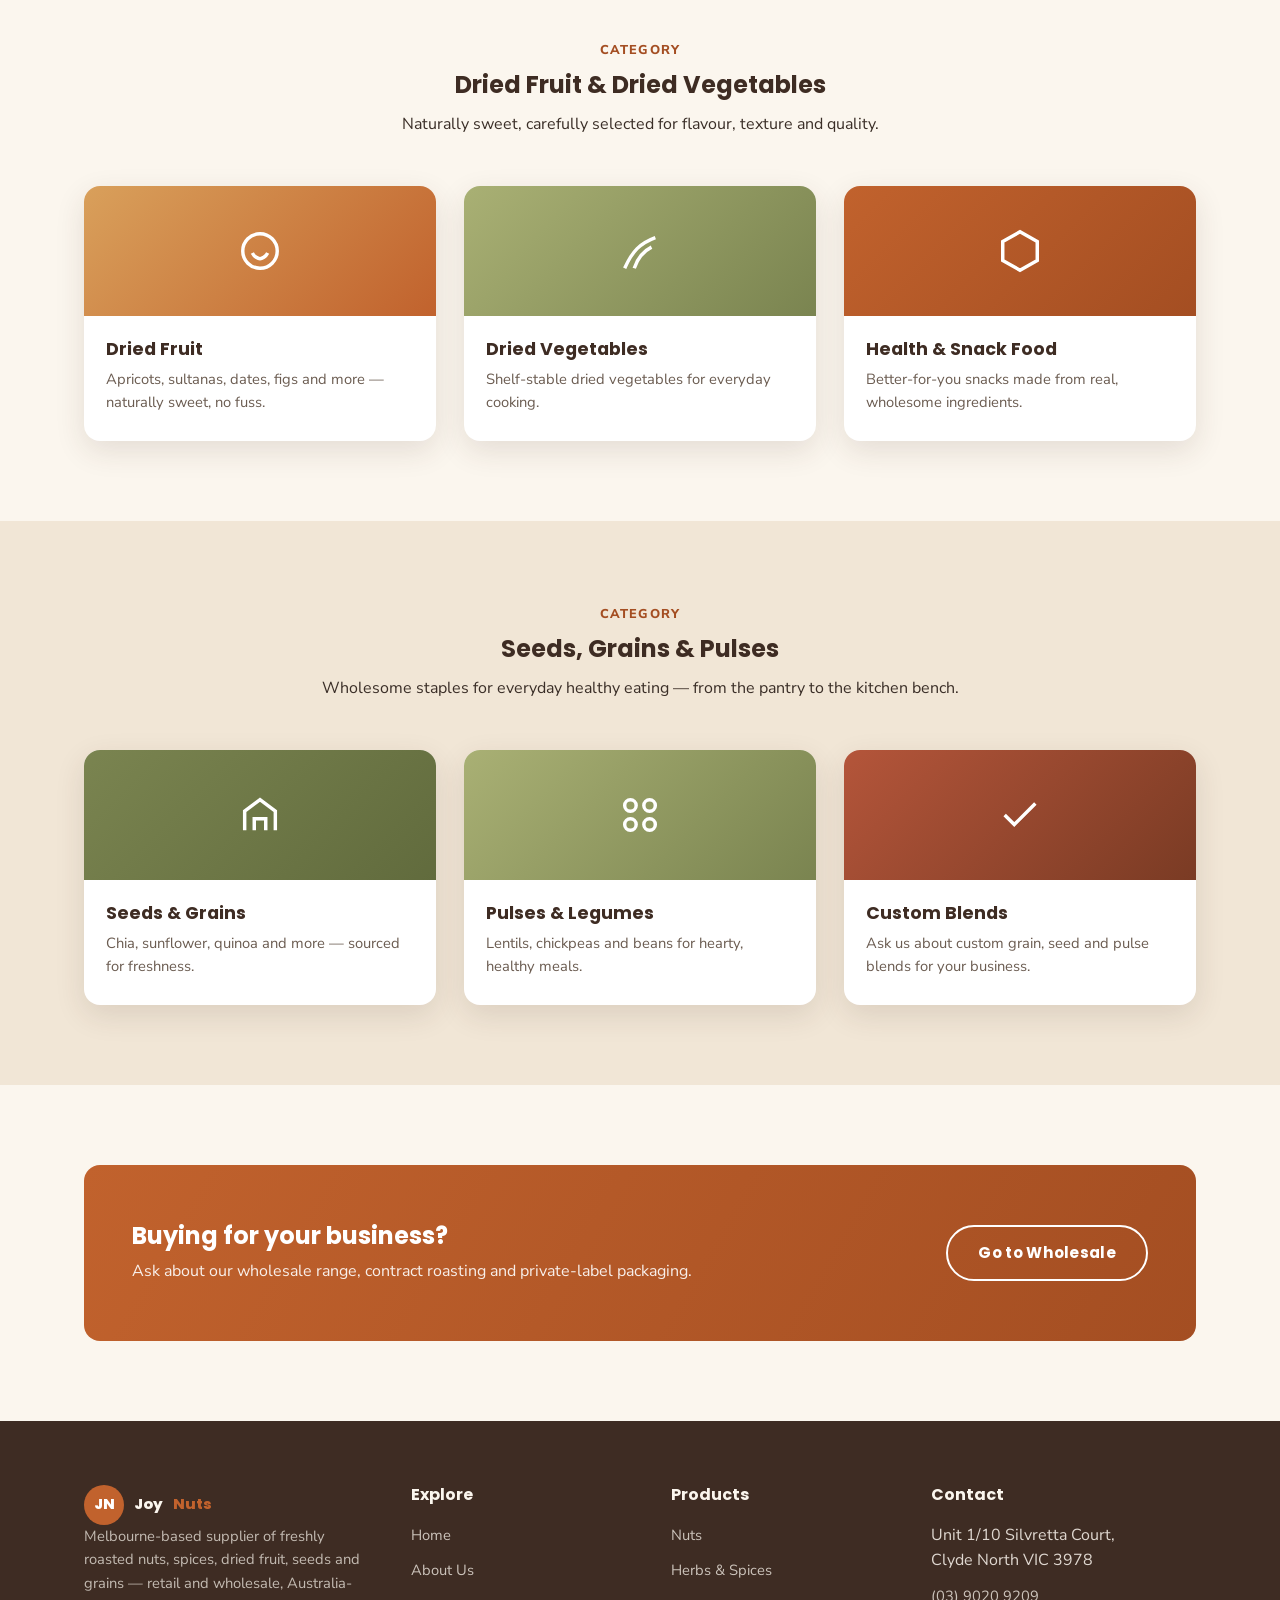
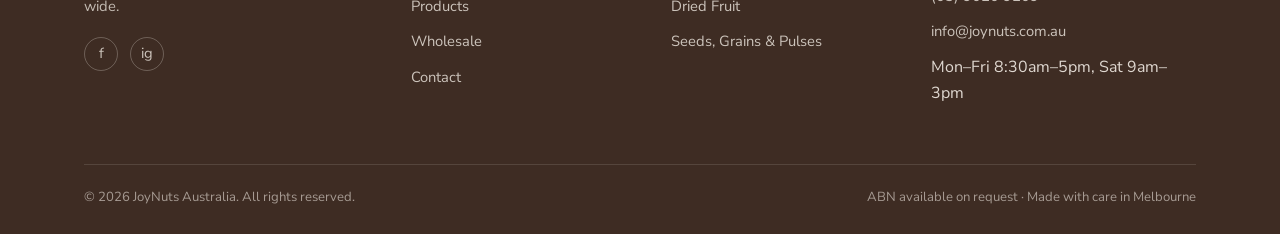
<file: website/products.html>
<!DOCTYPE html>
<html lang="en">
<head>
<meta charset="UTF-8">
<meta name="viewport" content="width=device-width, initial-scale=1.0">
<title>Products | JoyNuts Australia</title>
<meta name="description" content="Browse JoyNuts' range of nuts, herbs & spices, dried fruit, health & snack food, and seeds, grains & pulses.">
<link rel="preconnect" href="https://fonts.googleapis.com">
<link href="https://fonts.googleapis.com/css2?family=Poppins:wght@600;700;800&family=Nunito+Sans:wght@400;600;700&display=swap" rel="stylesheet">
<link rel="stylesheet" href="css/styles.css">
</head>
<body>

<div class="topbar">
  <div class="container">
    <div class="topbar-contacts">
      <span>&#9742; (03) 9020 9209</span>
      <span>&#9993; info@joynuts.com.au</span>
      <span>&#128205; Unit 1/10 Silvretta Court, Clyde North VIC 3978</span>
    </div>
    <div class="topbar-social">
      <a href="https://www.facebook.com/joynutsco/" aria-label="Facebook" target="_blank" rel="noopener">f</a>
      <a href="https://www.instagram.com/joynutsco/" aria-label="Instagram" target="_blank" rel="noopener">ig</a>
    </div>
  </div>
</div>

<header class="site-header">
  <div class="container">
    <a href="index.html" class="logo">
      <span class="mark">JN</span>
      Joy<span class="accent">Nuts</span>
    </a>
    <nav class="main-nav">
      <ul>
        <li><a href="index.html">Home</a></li>
        <li><a href="about-us.html">About Us</a></li>
        <li><a href="products.html" class="active">Products</a></li>
        <li><a href="wholesale.html">Wholesale</a></li>
        <li><a href="contact-us.html">Contact</a></li>
      </ul>
    </nav>
    <div class="header-cta">
      <a href="contact-us.html" class="btn btn-primary">Get in Touch</a>
      <button class="nav-toggle" aria-label="Toggle menu"><span></span><span></span><span></span></button>
    </div>
  </div>
</header>

<section class="page-header">
  <div class="container">
    <div class="breadcrumb"><a href="index.html">Home</a> / Products</div>
    <h1>Our Range</h1>
    <p>An extensive selection of nuts, spices and pantry staples &mdash; freshly roasted and carefully sourced.</p>
  </div>
</section>

<section class="section" id="nuts">
  <div class="container">
    <div class="section-head">
      <span class="eyebrow">Category</span>
      <h2>Nuts</h2>
      <p>Oil, dry and flavour-roasted &mdash; roasted fresh on-site every day using techniques regarded as some of the best in Australia.</p>
    </div>
    <div class="grid grid-3">
      <div class="product-card">
        <div class="swatch tone-1"><svg viewBox="0 0 24 24" fill="none" stroke="currentColor" stroke-width="1.8"><circle cx="9" cy="9" r="5"/><circle cx="16" cy="15" r="4"/></svg></div>
        <div class="body"><h3>Roasted &amp; Raw Nuts</h3><p>Almonds, cashews, macadamias, walnuts, peanuts and more, roasted or raw.</p></div>
      </div>
      <div class="product-card">
        <div class="swatch tone-3"><svg viewBox="0 0 24 24" fill="none" stroke="currentColor" stroke-width="1.8"><path d="M4 4h16v4H4zM4 12h16v4H4zM4 20h10"/></svg></div>
        <div class="body"><h3>Flavoured Nuts</h3><p>Salted, spiced and sweet flavour-roasted blends inspired by global cuisines.</p></div>
      </div>
      <div class="product-card">
        <div class="swatch tone-4"><svg viewBox="0 0 24 24" fill="none" stroke="currentColor" stroke-width="1.8"><path d="M12 2c3 3 5 6 5 9a5 5 0 0 1-10 0c0-3 2-6 5-9Z"/></svg></div>
        <div class="body"><h3>Nut Mixes &amp; Trail Mixes</h3><p>Blended mixes for snacking, baking and gifting.</p></div>
      </div>
    </div>
  </div>
</section>

<section class="section section-alt" id="spices">
  <div class="container">
    <div class="section-head">
      <span class="eyebrow">Category</span>
      <h2>Herbs, Spices &amp; Cocoa</h2>
      <p>A pantry of blends and single-origin spices, plus cocoa products, inspired by global culinary traditions.</p>
    </div>
    <div class="grid grid-3">
      <div class="product-card">
        <div class="swatch tone-2"><svg viewBox="0 0 24 24" fill="none" stroke="currentColor" stroke-width="1.8"><path d="M12 21c5-2 8-6 8-11a8 8 0 0 0-16 0c0 5 3 9 8 11Z"/><path d="M12 21V9"/></svg></div>
        <div class="body"><h3>Herbs &amp; Spices</h3><p>Whole and ground spices, dried herbs and signature blends.</p></div>
      </div>
      <div class="product-card">
        <div class="swatch tone-4"><svg viewBox="0 0 24 24" fill="none" stroke="currentColor" stroke-width="1.8"><circle cx="12" cy="12" r="9"/><path d="M9 9c0-1 1-2 3-2s3 1 3 2-1 2-3 2-3 1-3 2 1 2 3 2 3-1 3-2"/></svg></div>
        <div class="body"><h3>Cocoa Products</h3><p>Cocoa powder and derivatives for baking, drinks and confectionery.</p></div>
      </div>
      <div class="product-card">
        <div class="swatch tone-6"><svg viewBox="0 0 24 24" fill="none" stroke="currentColor" stroke-width="1.8"><path d="M5 3v18M19 3v18M5 8h14M5 16h14"/></svg></div>
        <div class="body"><h3>Confectionery</h3><p>Sweet treats and confectionery to round out the range.</p></div>
      </div>
    </div>
  </div>
</section>

<section class="section" id="dried-fruit">
  <div class="container">
    <div class="section-head">
      <span class="eyebrow">Category</span>
      <h2>Dried Fruit &amp; Dried Vegetables</h2>
      <p>Naturally sweet, carefully selected for flavour, texture and quality.</p>
    </div>
    <div class="grid grid-3">
      <div class="product-card">
        <div class="swatch tone-3"><svg viewBox="0 0 24 24" fill="none" stroke="currentColor" stroke-width="1.8"><circle cx="12" cy="12" r="9"/><path d="M8 13c1 2 3 3 4 3s3-1 4-3"/><path d="M9 9h0M15 9h0"/></svg></div>
        <div class="body"><h3>Dried Fruit</h3><p>Apricots, sultanas, dates, figs and more &mdash; naturally sweet, no fuss.</p></div>
      </div>
      <div class="product-card">
        <div class="swatch tone-5"><svg viewBox="0 0 24 24" fill="none" stroke="currentColor" stroke-width="1.8"><path d="M4 21c4-9 8-13 16-16"/><path d="M9 21c2-6 5-9 9-11"/></svg></div>
        <div class="body"><h3>Dried Vegetables</h3><p>Shelf-stable dried vegetables for everyday cooking.</p></div>
      </div>
      <div class="product-card">
        <div class="swatch tone-1"><svg viewBox="0 0 24 24" fill="none" stroke="currentColor" stroke-width="1.8"><path d="M12 2 3 7v10l9 5 9-5V7l-9-5Z"/></svg></div>
        <div class="body"><h3>Health &amp; Snack Food</h3><p>Better-for-you snacks made from real, wholesome ingredients.</p></div>
      </div>
    </div>
  </div>
</section>

<section class="section section-alt" id="grains">
  <div class="container">
    <div class="section-head">
      <span class="eyebrow">Category</span>
      <h2>Seeds, Grains &amp; Pulses</h2>
      <p>Wholesome staples for everyday healthy eating &mdash; from the pantry to the kitchen bench.</p>
    </div>
    <div class="grid grid-3">
      <div class="product-card">
        <div class="swatch tone-2"><svg viewBox="0 0 24 24" fill="none" stroke="currentColor" stroke-width="1.8"><path d="M4 20V10l8-6 8 6v10"/><path d="M9 20v-6h6v6"/></svg></div>
        <div class="body"><h3>Seeds &amp; Grains</h3><p>Chia, sunflower, quinoa and more &mdash; sourced for freshness.</p></div>
      </div>
      <div class="product-card">
        <div class="swatch tone-5"><svg viewBox="0 0 24 24" fill="none" stroke="currentColor" stroke-width="1.8"><circle cx="7" cy="7" r="3"/><circle cx="17" cy="7" r="3"/><circle cx="7" cy="17" r="3"/><circle cx="17" cy="17" r="3"/></svg></div>
        <div class="body"><h3>Pulses &amp; Legumes</h3><p>Lentils, chickpeas and beans for hearty, healthy meals.</p></div>
      </div>
      <div class="product-card">
        <div class="swatch tone-6"><svg viewBox="0 0 24 24" fill="none" stroke="currentColor" stroke-width="1.8"><path d="M20 6 9 17l-5-5"/></svg></div>
        <div class="body"><h3>Custom Blends</h3><p>Ask us about custom grain, seed and pulse blends for your business.</p></div>
      </div>
    </div>
  </div>
</section>

<section class="section">
  <div class="container">
    <div class="cta-banner">
      <div>
        <h2>Buying for your business?</h2>
        <p>Ask about our wholesale range, contract roasting and private-label packaging.</p>
      </div>
      <a href="wholesale.html" class="btn btn-outline">Go to Wholesale</a>
    </div>
  </div>
</section>

<footer class="site-footer">
  <div class="container">
    <div class="footer-grid">
      <div class="footer-brand">
        <a href="index.html" class="logo" style="color:var(--color-cream);">
          <span class="mark">JN</span> Joy<span class="accent">Nuts</span>
        </a>
        <p>Melbourne-based supplier of freshly roasted nuts, spices, dried fruit, seeds and grains &mdash; retail and wholesale, Australia-wide.</p>
        <div class="footer-social">
          <a href="https://www.facebook.com/joynutsco/" aria-label="Facebook" target="_blank" rel="noopener">f</a>
          <a href="https://www.instagram.com/joynutsco/" aria-label="Instagram" target="_blank" rel="noopener">ig</a>
        </div>
      </div>
      <div>
        <h4>Explore</h4>
        <ul>
          <li><a href="index.html">Home</a></li>
          <li><a href="about-us.html">About Us</a></li>
          <li><a href="products.html">Products</a></li>
          <li><a href="wholesale.html">Wholesale</a></li>
          <li><a href="contact-us.html">Contact</a></li>
        </ul>
      </div>
      <div>
        <h4>Products</h4>
        <ul>
          <li><a href="products.html#nuts">Nuts</a></li>
          <li><a href="products.html#spices">Herbs &amp; Spices</a></li>
          <li><a href="products.html#dried-fruit">Dried Fruit</a></li>
          <li><a href="products.html#grains">Seeds, Grains &amp; Pulses</a></li>
        </ul>
      </div>
      <div>
        <h4>Contact</h4>
        <ul>
          <li>Unit 1/10 Silvretta Court,<br>Clyde North VIC 3978</li>
          <li><a href="tel:+61390209209">(03) 9020 9209</a></li>
          <li><a href="mailto:info@joynuts.com.au">info@joynuts.com.au</a></li>
          <li>Mon&ndash;Fri 8:30am&ndash;5pm, Sat 9am&ndash;3pm</li>
        </ul>
      </div>
    </div>
    <div class="footer-bottom">
      <span>&copy; <span class="current-year">2026</span> JoyNuts Australia. All rights reserved.</span>
      <span>ABN available on request &middot; Made with care in Melbourne</span>
    </div>
  </div>
</footer>

<script src="js/script.js"></script>
</body>
</html>
</file>
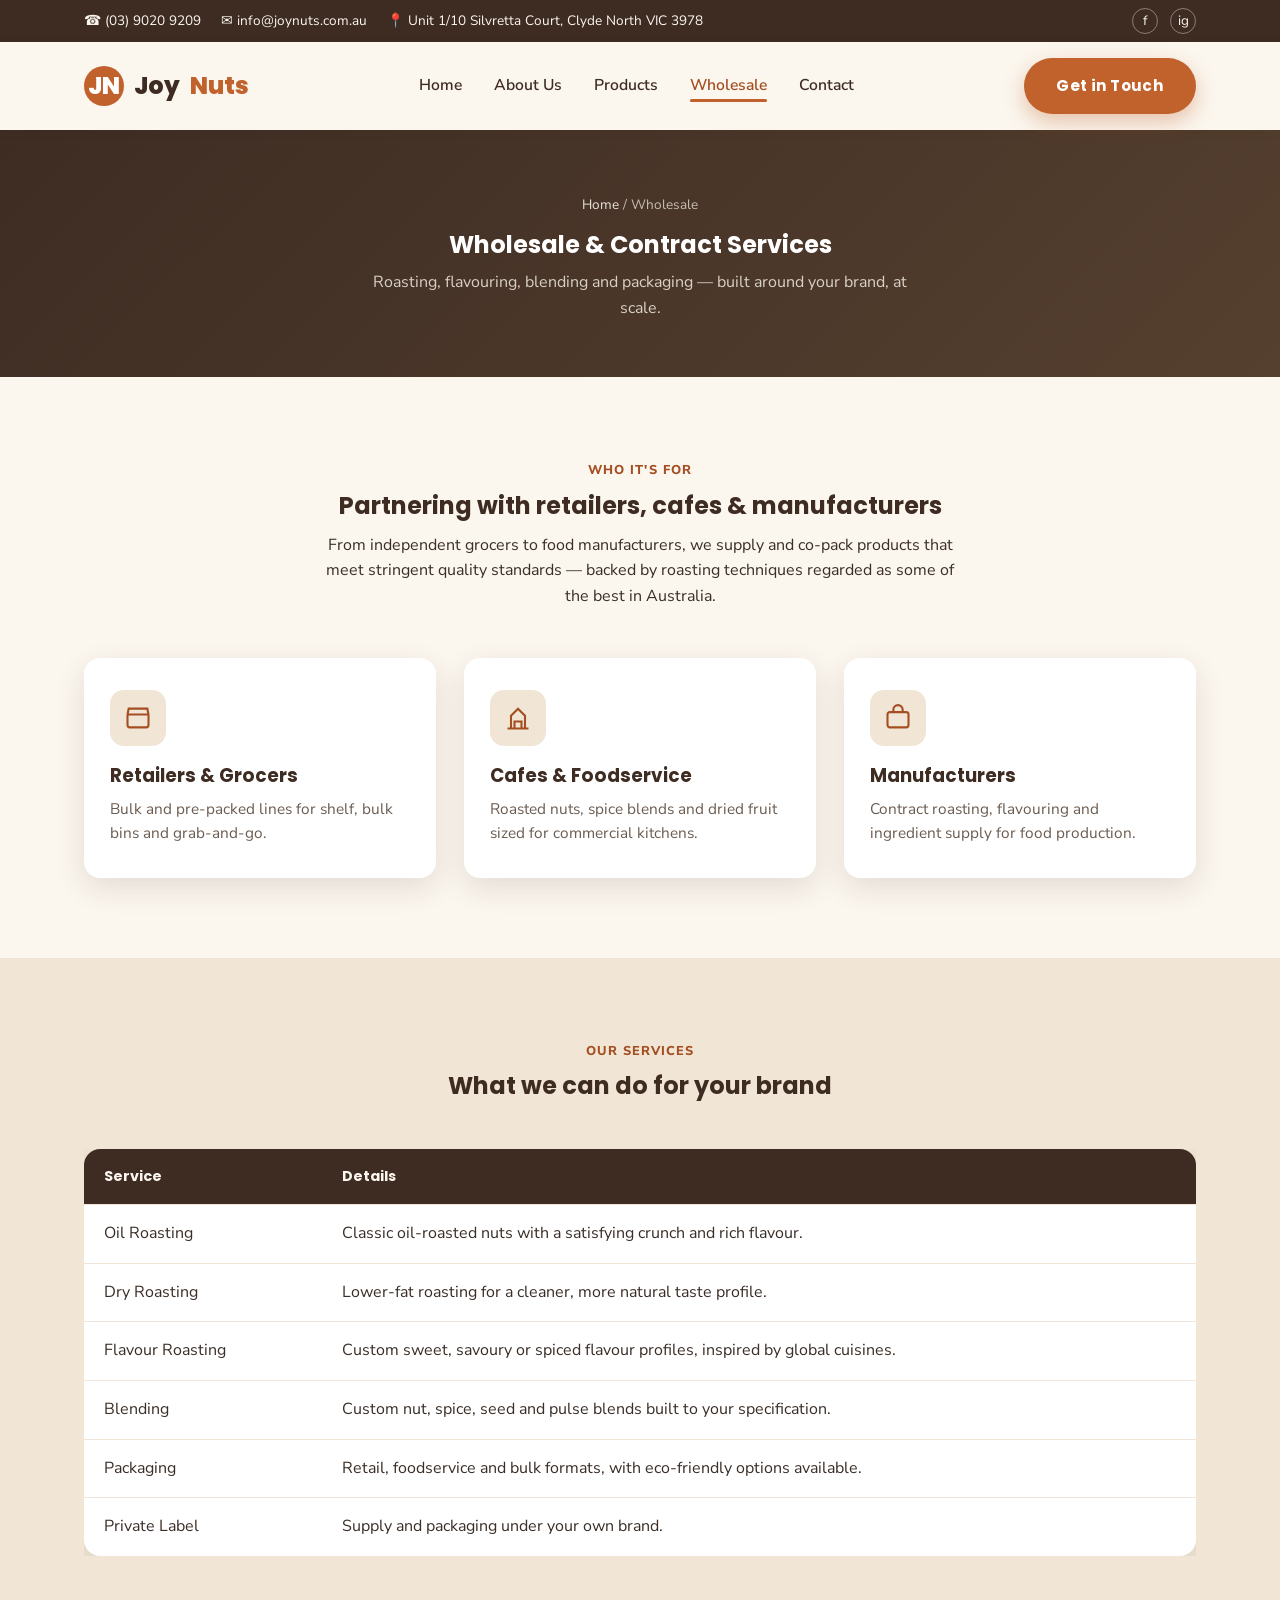
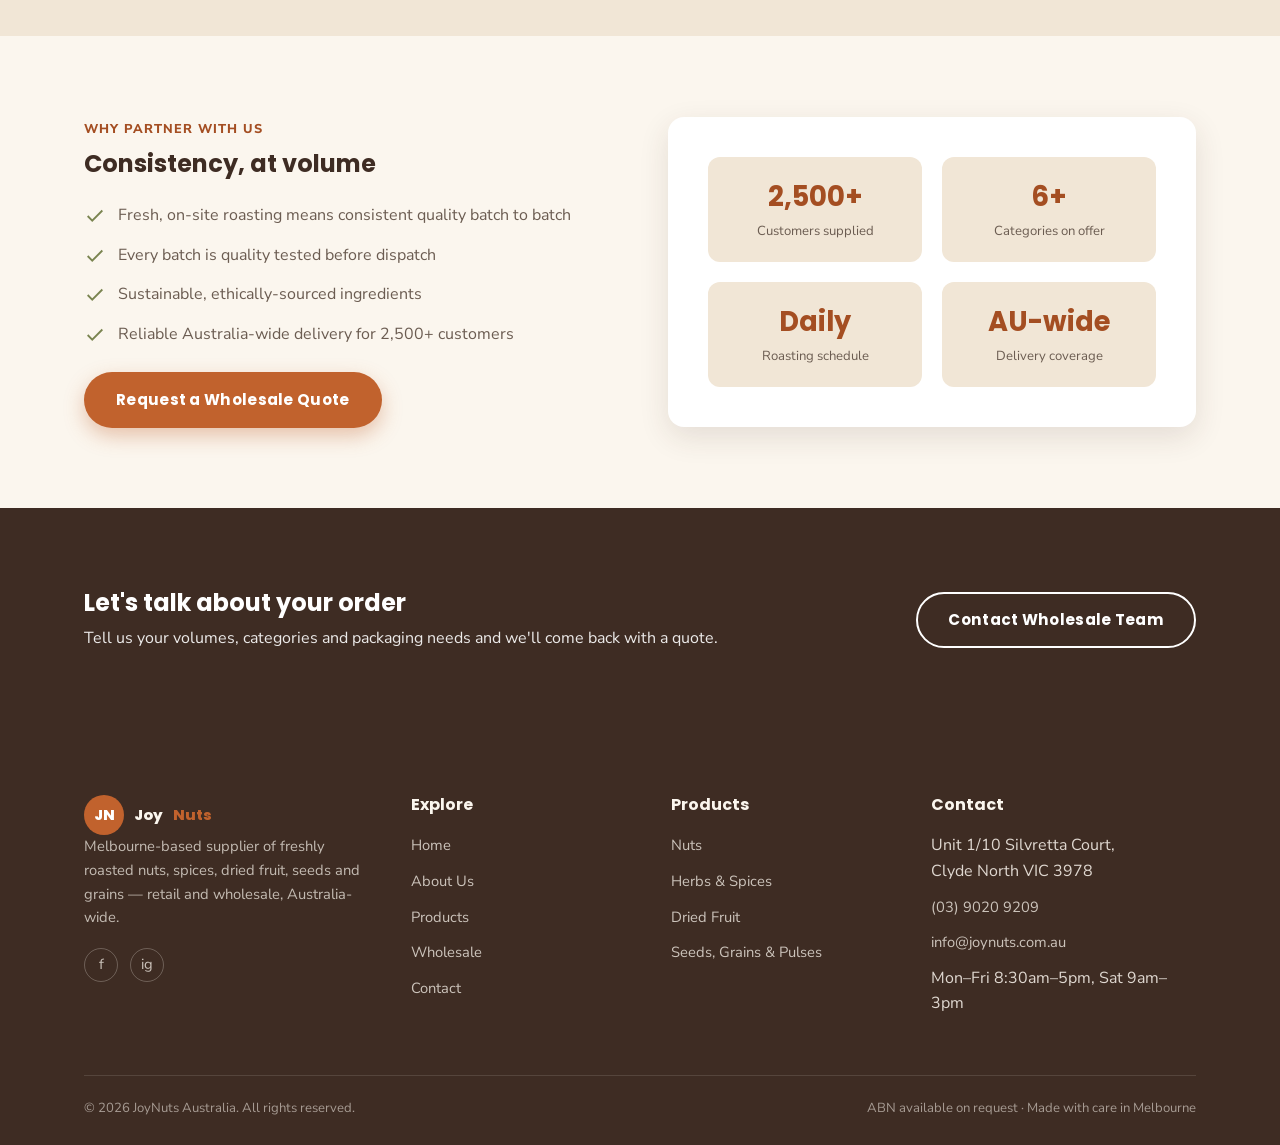
<file: website/wholesale.html>
<!DOCTYPE html>
<html lang="en">
<head>
<meta charset="UTF-8">
<meta name="viewport" content="width=device-width, initial-scale=1.0">
<title>Wholesale | JoyNuts Australia</title>
<meta name="description" content="JoyNuts wholesale: contract roasting, flavouring, blending and packaging for retailers, cafes and food manufacturers across Australia.">
<link rel="preconnect" href="https://fonts.googleapis.com">
<link href="https://fonts.googleapis.com/css2?family=Poppins:wght@600;700;800&family=Nunito+Sans:wght@400;600;700&display=swap" rel="stylesheet">
<link rel="stylesheet" href="css/styles.css">
</head>
<body>

<div class="topbar">
  <div class="container">
    <div class="topbar-contacts">
      <span>&#9742; (03) 9020 9209</span>
      <span>&#9993; info@joynuts.com.au</span>
      <span>&#128205; Unit 1/10 Silvretta Court, Clyde North VIC 3978</span>
    </div>
    <div class="topbar-social">
      <a href="https://www.facebook.com/joynutsco/" aria-label="Facebook" target="_blank" rel="noopener">f</a>
      <a href="https://www.instagram.com/joynutsco/" aria-label="Instagram" target="_blank" rel="noopener">ig</a>
    </div>
  </div>
</div>

<header class="site-header">
  <div class="container">
    <a href="index.html" class="logo">
      <span class="mark">JN</span>
      Joy<span class="accent">Nuts</span>
    </a>
    <nav class="main-nav">
      <ul>
        <li><a href="index.html">Home</a></li>
        <li><a href="about-us.html">About Us</a></li>
        <li><a href="products.html">Products</a></li>
        <li><a href="wholesale.html" class="active">Wholesale</a></li>
        <li><a href="contact-us.html">Contact</a></li>
      </ul>
    </nav>
    <div class="header-cta">
      <a href="contact-us.html" class="btn btn-primary">Get in Touch</a>
      <button class="nav-toggle" aria-label="Toggle menu"><span></span><span></span><span></span></button>
    </div>
  </div>
</header>

<section class="page-header">
  <div class="container">
    <div class="breadcrumb"><a href="index.html">Home</a> / Wholesale</div>
    <h1>Wholesale &amp; Contract Services</h1>
    <p>Roasting, flavouring, blending and packaging &mdash; built around your brand, at scale.</p>
  </div>
</section>

<section class="section">
  <div class="container">
    <div class="section-head">
      <span class="eyebrow">Who It's For</span>
      <h2>Partnering with retailers, cafes &amp; manufacturers</h2>
      <p>From independent grocers to food manufacturers, we supply and co-pack products that meet stringent quality standards &mdash; backed by roasting techniques regarded as some of the best in Australia.</p>
    </div>
    <div class="grid grid-3">
      <div class="card">
        <div class="card-icon"><svg viewBox="0 0 24 24" fill="none" stroke="currentColor" stroke-width="1.8"><path d="M3 9h18M3 9l1-5h16l1 5M3 9v9a2 2 0 0 0 2 2h14a2 2 0 0 0 2-2V9"/></svg></div>
        <h3>Retailers &amp; Grocers</h3>
        <p>Bulk and pre-packed lines for shelf, bulk bins and grab-and-go.</p>
      </div>
      <div class="card">
        <div class="card-icon"><svg viewBox="0 0 24 24" fill="none" stroke="currentColor" stroke-width="1.8"><path d="M3 21h18M6 21V10l6-6 6 6v11M9 21v-6h6v6"/></svg></div>
        <h3>Cafes &amp; Foodservice</h3>
        <p>Roasted nuts, spice blends and dried fruit sized for commercial kitchens.</p>
      </div>
      <div class="card">
        <div class="card-icon"><svg viewBox="0 0 24 24" fill="none" stroke="currentColor" stroke-width="1.8"><rect x="3" y="7" width="18" height="13" rx="2"/><path d="M8 7V5a4 4 0 0 1 8 0v2"/></svg></div>
        <h3>Manufacturers</h3>
        <p>Contract roasting, flavouring and ingredient supply for food production.</p>
      </div>
    </div>
  </div>
</section>

<section class="section section-alt">
  <div class="container">
    <div class="section-head">
      <span class="eyebrow">Our Services</span>
      <h2>What we can do for your brand</h2>
    </div>
    <div class="table-wrap">
      <table class="plain">
        <thead>
          <tr><th>Service</th><th>Details</th></tr>
        </thead>
        <tbody>
          <tr><td>Oil Roasting</td><td>Classic oil-roasted nuts with a satisfying crunch and rich flavour.</td></tr>
          <tr><td>Dry Roasting</td><td>Lower-fat roasting for a cleaner, more natural taste profile.</td></tr>
          <tr><td>Flavour Roasting</td><td>Custom sweet, savoury or spiced flavour profiles, inspired by global cuisines.</td></tr>
          <tr><td>Blending</td><td>Custom nut, spice, seed and pulse blends built to your specification.</td></tr>
          <tr><td>Packaging</td><td>Retail, foodservice and bulk formats, with eco-friendly options available.</td></tr>
          <tr><td>Private Label</td><td>Supply and packaging under your own brand.</td></tr>
        </tbody>
      </table>
    </div>
  </div>
</section>

<section class="section">
  <div class="container">
    <div class="feature">
      <div>
        <span class="eyebrow">Why Partner With Us</span>
        <h2>Consistency, at volume</h2>
        <ul class="checklist">
          <li><svg viewBox="0 0 24 24" fill="none" stroke="currentColor" stroke-width="2"><path d="M20 6 9 17l-5-5"/></svg> Fresh, on-site roasting means consistent quality batch to batch</li>
          <li><svg viewBox="0 0 24 24" fill="none" stroke="currentColor" stroke-width="2"><path d="M20 6 9 17l-5-5"/></svg> Every batch is quality tested before dispatch</li>
          <li><svg viewBox="0 0 24 24" fill="none" stroke="currentColor" stroke-width="2"><path d="M20 6 9 17l-5-5"/></svg> Sustainable, ethically-sourced ingredients</li>
          <li><svg viewBox="0 0 24 24" fill="none" stroke="currentColor" stroke-width="2"><path d="M20 6 9 17l-5-5"/></svg> Reliable Australia-wide delivery for 2,500+ customers</li>
        </ul>
        <a href="contact-us.html" class="btn btn-primary">Request a Wholesale Quote</a>
      </div>
      <div class="feature-visual">
        <div class="stat"><strong>2,500+</strong><span>Customers supplied</span></div>
        <div class="stat"><strong>6+</strong><span>Categories on offer</span></div>
        <div class="stat"><strong>Daily</strong><span>Roasting schedule</span></div>
        <div class="stat"><strong>AU-wide</strong><span>Delivery coverage</span></div>
      </div>
    </div>
  </div>
</section>

<section class="section section-brown">
  <div class="container">
    <div class="cta-banner" style="background:transparent;padding:0;">
      <div>
        <h2>Let's talk about your order</h2>
        <p>Tell us your volumes, categories and packaging needs and we'll come back with a quote.</p>
      </div>
      <a href="contact-us.html" class="btn btn-outline">Contact Wholesale Team</a>
    </div>
  </div>
</section>

<footer class="site-footer">
  <div class="container">
    <div class="footer-grid">
      <div class="footer-brand">
        <a href="index.html" class="logo" style="color:var(--color-cream);">
          <span class="mark">JN</span> Joy<span class="accent">Nuts</span>
        </a>
        <p>Melbourne-based supplier of freshly roasted nuts, spices, dried fruit, seeds and grains &mdash; retail and wholesale, Australia-wide.</p>
        <div class="footer-social">
          <a href="https://www.facebook.com/joynutsco/" aria-label="Facebook" target="_blank" rel="noopener">f</a>
          <a href="https://www.instagram.com/joynutsco/" aria-label="Instagram" target="_blank" rel="noopener">ig</a>
        </div>
      </div>
      <div>
        <h4>Explore</h4>
        <ul>
          <li><a href="index.html">Home</a></li>
          <li><a href="about-us.html">About Us</a></li>
          <li><a href="products.html">Products</a></li>
          <li><a href="wholesale.html">Wholesale</a></li>
          <li><a href="contact-us.html">Contact</a></li>
        </ul>
      </div>
      <div>
        <h4>Products</h4>
        <ul>
          <li><a href="products.html#nuts">Nuts</a></li>
          <li><a href="products.html#spices">Herbs &amp; Spices</a></li>
          <li><a href="products.html#dried-fruit">Dried Fruit</a></li>
          <li><a href="products.html#grains">Seeds, Grains &amp; Pulses</a></li>
        </ul>
      </div>
      <div>
        <h4>Contact</h4>
        <ul>
          <li>Unit 1/10 Silvretta Court,<br>Clyde North VIC 3978</li>
          <li><a href="tel:+61390209209">(03) 9020 9209</a></li>
          <li><a href="mailto:info@joynuts.com.au">info@joynuts.com.au</a></li>
          <li>Mon&ndash;Fri 8:30am&ndash;5pm, Sat 9am&ndash;3pm</li>
        </ul>
      </div>
    </div>
    <div class="footer-bottom">
      <span>&copy; <span class="current-year">2026</span> JoyNuts Australia. All rights reserved.</span>
      <span>ABN available on request &middot; Made with care in Melbourne</span>
    </div>
  </div>
</footer>

<script src="js/script.js"></script>
</body>
</html>
</file>
<file: website/css/styles.css>
/* ===== JoyNuts — shared styles ===== */

:root {
  --color-terracotta: #C1622D;
  --color-terracotta-dark: #A44E22;
  --color-brown: #3E2C23;
  --color-olive: #7A8450;
  --color-olive-dark: #616B3D;
  --color-cream: #FBF6EE;
  --color-cream-dark: #F1E6D6;
  --color-text: #3A2E27;
  --color-text-light: #6B5C51;
  --color-white: #FFFFFF;
  --shadow-soft: 0 10px 30px rgba(62, 44, 35, 0.12);
  --radius: 16px;
  --max-width: 1160px;
}

* { box-sizing: border-box; }

html { scroll-behavior: smooth; }

body {
  margin: 0;
  font-family: "Nunito Sans", "Segoe UI", Arial, sans-serif;
  color: var(--color-text);
  background: var(--color-cream);
  line-height: 1.6;
}

h1, h2, h3, h4 {
  font-family: "Poppins", "Segoe UI", Arial, sans-serif;
  color: var(--color-brown);
  line-height: 1.25;
  margin: 0 0 0.5em;
}

p { margin: 0 0 1em; }

a { color: var(--color-terracotta-dark); text-decoration: none; }
a:hover { text-decoration: underline; }

img { max-width: 100%; display: block; }

.container {
  width: 100%;
  max-width: var(--max-width);
  margin: 0 auto;
  padding: 0 24px;
}

.btn {
  display: inline-block;
  padding: 14px 30px;
  border-radius: 999px;
  font-weight: 700;
  font-family: "Poppins", sans-serif;
  font-size: 0.95rem;
  letter-spacing: 0.02em;
  border: 2px solid transparent;
  cursor: pointer;
  transition: transform 0.15s ease, box-shadow 0.15s ease, background 0.15s ease, color 0.15s ease;
}
.btn:hover { text-decoration: none; transform: translateY(-2px); }

.btn-primary {
  background: var(--color-terracotta);
  color: var(--color-white);
  box-shadow: 0 8px 20px rgba(193, 98, 45, 0.35);
}
.btn-primary:hover { background: var(--color-terracotta-dark); }

.btn-outline {
  background: transparent;
  border-color: var(--color-white);
  color: var(--color-white);
}
.btn-outline:hover { background: var(--color-white); color: var(--color-terracotta-dark); }

.btn-outline-dark {
  background: transparent;
  border-color: var(--color-brown);
  color: var(--color-brown);
}
.btn-outline-dark:hover { background: var(--color-brown); color: var(--color-white); }

/* ---------- Top bar ---------- */
.topbar {
  background: var(--color-brown);
  color: var(--color-cream);
  font-size: 0.85rem;
}
.topbar .container {
  display: flex;
  justify-content: space-between;
  align-items: center;
  padding-top: 8px;
  padding-bottom: 8px;
  flex-wrap: wrap;
  gap: 6px;
}
.topbar a { color: var(--color-cream); }
.topbar-contacts { display: flex; gap: 20px; flex-wrap: wrap; }
.topbar-contacts span { display: inline-flex; align-items: center; gap: 6px; }
.topbar-social { display: flex; gap: 12px; }
.topbar-social a {
  width: 26px; height: 26px;
  border-radius: 50%;
  border: 1px solid rgba(251, 246, 238, 0.4);
  display: inline-flex; align-items: center; justify-content: center;
}
.topbar-social a:hover { background: var(--color-terracotta); border-color: var(--color-terracotta); text-decoration: none; }

/* ---------- Header / nav ---------- */
.site-header {
  background: var(--color-cream);
  position: sticky;
  top: 0;
  z-index: 50;
  box-shadow: 0 2px 12px rgba(62, 44, 35, 0.06);
}
.site-header .container {
  display: flex;
  align-items: center;
  justify-content: space-between;
  padding-top: 16px;
  padding-bottom: 16px;
}
.logo {
  display: flex;
  align-items: center;
  gap: 10px;
  font-family: "Poppins", sans-serif;
  font-weight: 800;
  font-size: 1.5rem;
  color: var(--color-brown);
}
.logo:hover { text-decoration: none; }
.logo .mark {
  width: 40px; height: 40px;
  border-radius: 50%;
  background: var(--color-terracotta);
  display: flex; align-items: center; justify-content: center;
  color: var(--color-white);
  flex-shrink: 0;
}
.logo .accent { color: var(--color-terracotta); }

.main-nav ul {
  display: flex;
  gap: 32px;
  list-style: none;
  margin: 0;
  padding: 0;
}
.main-nav a {
  color: var(--color-brown);
  font-weight: 600;
  font-size: 0.98rem;
  position: relative;
  padding-bottom: 4px;
}
.main-nav a:hover { text-decoration: none; color: var(--color-terracotta-dark); }
.main-nav a.active { color: var(--color-terracotta-dark); }
.main-nav a.active::after {
  content: "";
  position: absolute;
  left: 0; right: 0; bottom: -2px;
  height: 3px;
  border-radius: 3px;
  background: var(--color-terracotta);
}

.header-cta { display: flex; align-items: center; gap: 18px; }
.nav-toggle {
  display: none;
  background: none;
  border: none;
  flex-direction: column;
  gap: 5px;
  cursor: pointer;
  padding: 6px;
}
.nav-toggle span { width: 26px; height: 3px; background: var(--color-brown); border-radius: 2px; }

/* ---------- Hero ---------- */
.hero {
  position: relative;
  background: linear-gradient(135deg, var(--color-brown) 0%, #55402F 60%, var(--color-terracotta-dark) 100%);
  color: var(--color-white);
  overflow: hidden;
}
.hero .container {
  display: grid;
  grid-template-columns: 1.1fr 0.9fr;
  gap: 40px;
  align-items: center;
  padding-top: 80px;
  padding-bottom: 80px;
  position: relative;
  z-index: 2;
}
.hero-eyebrow {
  display: inline-flex;
  align-items: center;
  gap: 8px;
  background: rgba(251, 246, 238, 0.12);
  border: 1px solid rgba(251, 246, 238, 0.3);
  color: var(--color-cream);
  padding: 6px 16px;
  border-radius: 999px;
  font-size: 0.8rem;
  font-weight: 700;
  letter-spacing: 0.08em;
  text-transform: uppercase;
  margin-bottom: 20px;
}
.hero h1 {
  color: var(--color-white);
  font-size: clamp(2.1rem, 4vw, 3.2rem);
  margin-bottom: 20px;
}
.hero h1 .accent { color: #F2B26A; }
.hero p.lead {
  color: rgba(251, 246, 238, 0.85);
  font-size: 1.1rem;
  max-width: 480px;
}
.hero-actions { display: flex; gap: 16px; margin-top: 30px; flex-wrap: wrap; }
.hero-stats {
  display: flex;
  gap: 32px;
  margin-top: 48px;
  flex-wrap: wrap;
}
.hero-stats div strong {
  display: block;
  font-family: "Poppins", sans-serif;
  font-size: 1.6rem;
  color: #F2B26A;
}
.hero-stats div span { font-size: 0.85rem; color: rgba(251,246,238,0.75); }

.hero-visual {
  position: relative;
  aspect-ratio: 1 / 1;
  border-radius: var(--radius);
  background: radial-gradient(circle at 30% 30%, rgba(242, 178, 106, 0.35), transparent 60%),
              rgba(251, 246, 238, 0.06);
  border: 1px solid rgba(251, 246, 238, 0.18);
  display: flex;
  align-items: center;
  justify-content: center;
}
.hero-visual .icon-cluster {
  display: grid;
  grid-template-columns: repeat(3, 1fr);
  gap: 18px;
  padding: 30px;
}
.hero-visual .chip {
  background: rgba(251, 246, 238, 0.1);
  border: 1px solid rgba(251, 246, 238, 0.25);
  border-radius: 14px;
  aspect-ratio: 1;
  display: flex;
  align-items: center;
  justify-content: center;
  color: #F2B26A;
}
.hero-visual .chip svg { width: 34px; height: 34px; }

/* ---------- Sections ---------- */
.section { padding: 80px 0; }
.section-alt { background: var(--color-cream-dark); }
.section-brown { background: var(--color-brown); color: var(--color-cream); }
.section-brown h2, .section-brown h3 { color: var(--color-white); }

.section-head { text-align: center; max-width: 640px; margin: 0 auto 48px; }
.eyebrow {
  display: inline-block;
  color: var(--color-terracotta-dark);
  font-weight: 800;
  letter-spacing: 0.08em;
  text-transform: uppercase;
  font-size: 0.8rem;
  margin-bottom: 10px;
}
.section-brown .eyebrow { color: #F2B26A; }

/* ---------- Cards / grids ---------- */
.grid {
  display: grid;
  gap: 28px;
}
.grid-3 { grid-template-columns: repeat(3, 1fr); }
.grid-4 { grid-template-columns: repeat(4, 1fr); }
.grid-2 { grid-template-columns: repeat(2, 1fr); }

.card {
  background: var(--color-white);
  border-radius: var(--radius);
  padding: 32px 26px;
  box-shadow: var(--shadow-soft);
  transition: transform 0.2s ease, box-shadow 0.2s ease;
  height: 100%;
}
.card:hover { transform: translateY(-6px); box-shadow: 0 16px 34px rgba(62,44,35,0.16); }

.card-icon {
  width: 56px; height: 56px;
  border-radius: 14px;
  background: var(--color-cream-dark);
  color: var(--color-terracotta-dark);
  display: flex; align-items: center; justify-content: center;
  margin-bottom: 18px;
}
.card-icon svg { width: 28px; height: 28px; }

.card h3 { font-size: 1.15rem; margin-bottom: 10px; }
.card p { color: var(--color-text-light); margin-bottom: 0; font-size: 0.96rem; }

.product-card {
  background: var(--color-white);
  border-radius: var(--radius);
  overflow: hidden;
  box-shadow: var(--shadow-soft);
  transition: transform 0.2s ease;
}
.product-card:hover { transform: translateY(-6px); }
.product-card .swatch {
  height: 130px;
  display: flex; align-items: center; justify-content: center;
  color: var(--color-white);
}
.product-card .swatch svg { width: 46px; height: 46px; }
.product-card .body { padding: 22px 22px 26px; }
.product-card h3 { font-size: 1.1rem; margin-bottom: 8px; }
.product-card p { color: var(--color-text-light); font-size: 0.92rem; margin-bottom: 0; }

.swatch.tone-1 { background: linear-gradient(135deg, #C1622D, #A44E22); }
.swatch.tone-2 { background: linear-gradient(135deg, #7A8450, #616B3D); }
.swatch.tone-3 { background: linear-gradient(135deg, #D9A05B, #C1622D); }
.swatch.tone-4 { background: linear-gradient(135deg, #8C6A4E, #3E2C23); }
.swatch.tone-5 { background: linear-gradient(135deg, #A9B074, #7A8450); }
.swatch.tone-6 { background: linear-gradient(135deg, #B4553A, #7A3B24); }

/* ---------- Two column feature ---------- */
.feature {
  display: grid;
  grid-template-columns: 1fr 1fr;
  gap: 56px;
  align-items: center;
}
.feature-visual {
  background: var(--color-white);
  border-radius: var(--radius);
  box-shadow: var(--shadow-soft);
  padding: 40px;
  display: grid;
  grid-template-columns: repeat(2, 1fr);
  gap: 20px;
}
.feature-visual .stat {
  text-align: center;
  padding: 18px 10px;
  border-radius: 12px;
  background: var(--color-cream-dark);
}
.feature-visual .stat strong {
  display: block;
  font-family: "Poppins", sans-serif;
  font-size: 1.7rem;
  color: var(--color-terracotta-dark);
}
.feature-visual .stat span { font-size: 0.82rem; color: var(--color-text-light); }

.checklist { list-style: none; padding: 0; margin: 24px 0; }
.checklist li {
  display: flex;
  gap: 12px;
  align-items: flex-start;
  margin-bottom: 14px;
  color: var(--color-text-light);
}
.checklist li svg {
  flex-shrink: 0;
  width: 22px; height: 22px;
  color: var(--color-olive);
  margin-top: 2px;
}

/* ---------- Timeline (about) ---------- */
.timeline {
  display: flex;
  flex-direction: column;
  gap: 28px;
  border-left: 3px solid var(--color-cream-dark);
  padding-left: 30px;
  margin-top: 40px;
}
.timeline .item { position: relative; }
.timeline .item::before {
  content: "";
  position: absolute;
  left: -39px;
  top: 4px;
  width: 14px; height: 14px;
  border-radius: 50%;
  background: var(--color-terracotta);
  border: 3px solid var(--color-cream);
}
.timeline h4 { margin-bottom: 6px; font-size: 1.05rem; }
.timeline p { color: var(--color-text-light); margin-bottom: 0; }

/* ---------- Values grid ---------- */
.value-item { text-align: center; padding: 10px; }
.value-item .card-icon { margin: 0 auto 18px; }

/* ---------- Testimonial / quote ---------- */
.quote-block {
  background: var(--color-white);
  border-radius: var(--radius);
  box-shadow: var(--shadow-soft);
  padding: 40px;
  position: relative;
}
.quote-block p { font-size: 1.1rem; color: var(--color-text); font-style: italic; }
.quote-block .who { font-weight: 700; color: var(--color-brown); font-style: normal; margin-top: 12px; }

/* ---------- CTA banner ---------- */
.cta-banner {
  background: linear-gradient(120deg, var(--color-terracotta) 0%, var(--color-terracotta-dark) 100%);
  color: var(--color-white);
  border-radius: var(--radius);
  padding: 56px 48px;
  display: flex;
  align-items: center;
  justify-content: space-between;
  gap: 30px;
  flex-wrap: wrap;
}
.cta-banner h2 { color: var(--color-white); margin-bottom: 8px; }
.cta-banner p { color: rgba(255,255,255,0.9); margin-bottom: 0; }

/* ---------- Table (wholesale) ---------- */
.table-wrap { overflow-x: auto; }
table.plain {
  width: 100%;
  border-collapse: collapse;
  background: var(--color-white);
  border-radius: var(--radius);
  overflow: hidden;
  box-shadow: var(--shadow-soft);
}
table.plain th, table.plain td {
  padding: 16px 20px;
  text-align: left;
  border-bottom: 1px solid var(--color-cream-dark);
}
table.plain th {
  background: var(--color-brown);
  color: var(--color-cream);
  font-family: "Poppins", sans-serif;
  font-size: 0.9rem;
}
table.plain tr:last-child td { border-bottom: none; }

/* ---------- Contact ---------- */
.contact-grid {
  display: grid;
  grid-template-columns: 0.9fr 1.1fr;
  gap: 48px;
}
.contact-info-card {
  background: var(--color-white);
  border-radius: var(--radius);
  box-shadow: var(--shadow-soft);
  padding: 36px;
}
.contact-info-item {
  display: flex;
  gap: 16px;
  align-items: flex-start;
  margin-bottom: 26px;
}
.contact-info-item:last-child { margin-bottom: 0; }
.contact-info-item .card-icon { margin-bottom: 0; flex-shrink: 0; }
.contact-info-item h4 { margin-bottom: 4px; font-size: 1rem; }
.contact-info-item p { margin-bottom: 0; color: var(--color-text-light); font-size: 0.94rem; }

.form-card {
  background: var(--color-white);
  border-radius: var(--radius);
  box-shadow: var(--shadow-soft);
  padding: 36px;
}
.form-row { display: grid; grid-template-columns: 1fr 1fr; gap: 18px; }
.form-group { margin-bottom: 18px; }
.form-group label {
  display: block;
  font-weight: 700;
  font-size: 0.88rem;
  color: var(--color-brown);
  margin-bottom: 6px;
}
.form-group input,
.form-group select,
.form-group textarea {
  width: 100%;
  padding: 12px 14px;
  border-radius: 10px;
  border: 1px solid var(--color-cream-dark);
  background: var(--color-cream);
  font-family: inherit;
  font-size: 0.95rem;
  color: var(--color-text);
}
.form-group input:focus,
.form-group select:focus,
.form-group textarea:focus {
  outline: none;
  border-color: var(--color-terracotta);
  background: var(--color-white);
}
.form-note { font-size: 0.85rem; color: var(--color-text-light); margin-top: 10px; }

.map-embed {
  border-radius: var(--radius);
  overflow: hidden;
  box-shadow: var(--shadow-soft);
  margin-top: 30px;
  height: 320px;
}
.map-embed iframe { width: 100%; height: 100%; border: 0; }

/* ---------- Breadcrumb / page header ---------- */
.page-header {
  background: linear-gradient(135deg, var(--color-brown), #55402F);
  color: var(--color-white);
  padding: 64px 0 56px;
  text-align: center;
}
.page-header h1 { color: var(--color-white); margin-bottom: 10px; }
.page-header p { color: rgba(251,246,238,0.8); max-width: 560px; margin: 0 auto; }
.breadcrumb { font-size: 0.85rem; color: rgba(251,246,238,0.7); margin-bottom: 14px; }
.breadcrumb a { color: rgba(251,246,238,0.9); }

/* ---------- Footer ---------- */
.site-footer {
  background: var(--color-brown);
  color: rgba(251, 246, 238, 0.85);
  padding: 64px 0 0;
}
.footer-grid {
  display: grid;
  grid-template-columns: 1.3fr 1fr 1fr 1.2fr;
  gap: 40px;
  padding-bottom: 48px;
  border-bottom: 1px solid rgba(251, 246, 238, 0.12);
}
.footer-grid h4 {
  color: var(--color-cream);
  font-size: 1rem;
  margin-bottom: 18px;
}
.footer-grid ul { list-style: none; padding: 0; margin: 0; }
.footer-grid li { margin-bottom: 10px; }
.footer-grid a { color: rgba(251, 246, 238, 0.75); font-size: 0.92rem; }
.footer-grid a:hover { color: var(--color-white); }
.footer-brand p { color: rgba(251, 246, 238, 0.7); font-size: 0.92rem; max-width: 320px; }
.footer-social { display: flex; gap: 12px; margin-top: 18px; }
.footer-social a {
  width: 34px; height: 34px;
  border-radius: 50%;
  border: 1px solid rgba(251,246,238,0.25);
  display: flex; align-items: center; justify-content: center;
}
.footer-social a:hover { background: var(--color-terracotta); border-color: var(--color-terracotta); }
.footer-bottom {
  padding: 22px 0 26px;
  display: flex;
  justify-content: space-between;
  font-size: 0.82rem;
  color: rgba(251, 246, 238, 0.55);
  flex-wrap: wrap;
  gap: 10px;
}
.footer-bottom a { color: rgba(251, 246, 238, 0.65); }

/* ---------- Responsive ---------- */
@media (max-width: 980px) {
  .hero .container { grid-template-columns: 1fr; }
  .hero-visual { max-width: 420px; margin: 0 auto; }
  .feature { grid-template-columns: 1fr; }
  .contact-grid { grid-template-columns: 1fr; }
  .footer-grid { grid-template-columns: 1fr 1fr; }
  .grid-4 { grid-template-columns: repeat(2, 1fr); }
  .grid-3 { grid-template-columns: repeat(2, 1fr); }
}

@media (max-width: 720px) {
  .topbar-contacts span:nth-child(3) { display: none; }
  .main-nav { display: none; }
  .nav-toggle { display: flex; }
  .header-cta .btn { display: none; }
  .grid-4, .grid-3, .grid-2 { grid-template-columns: 1fr; }
  .form-row { grid-template-columns: 1fr; }
  .footer-grid { grid-template-columns: 1fr; }
  .cta-banner { flex-direction: column; text-align: center; }
  .hero .container { padding-top: 50px; padding-bottom: 50px; }
}

/* Mobile nav open state */
.site-header.nav-open .main-nav {
  display: block;
  position: absolute;
  top: 100%;
  left: 0;
  right: 0;
  background: var(--color-white);
  box-shadow: var(--shadow-soft);
  padding: 20px 24px;
}
.site-header.nav-open .main-nav ul {
  flex-direction: column;
  gap: 16px;
}
</file>
